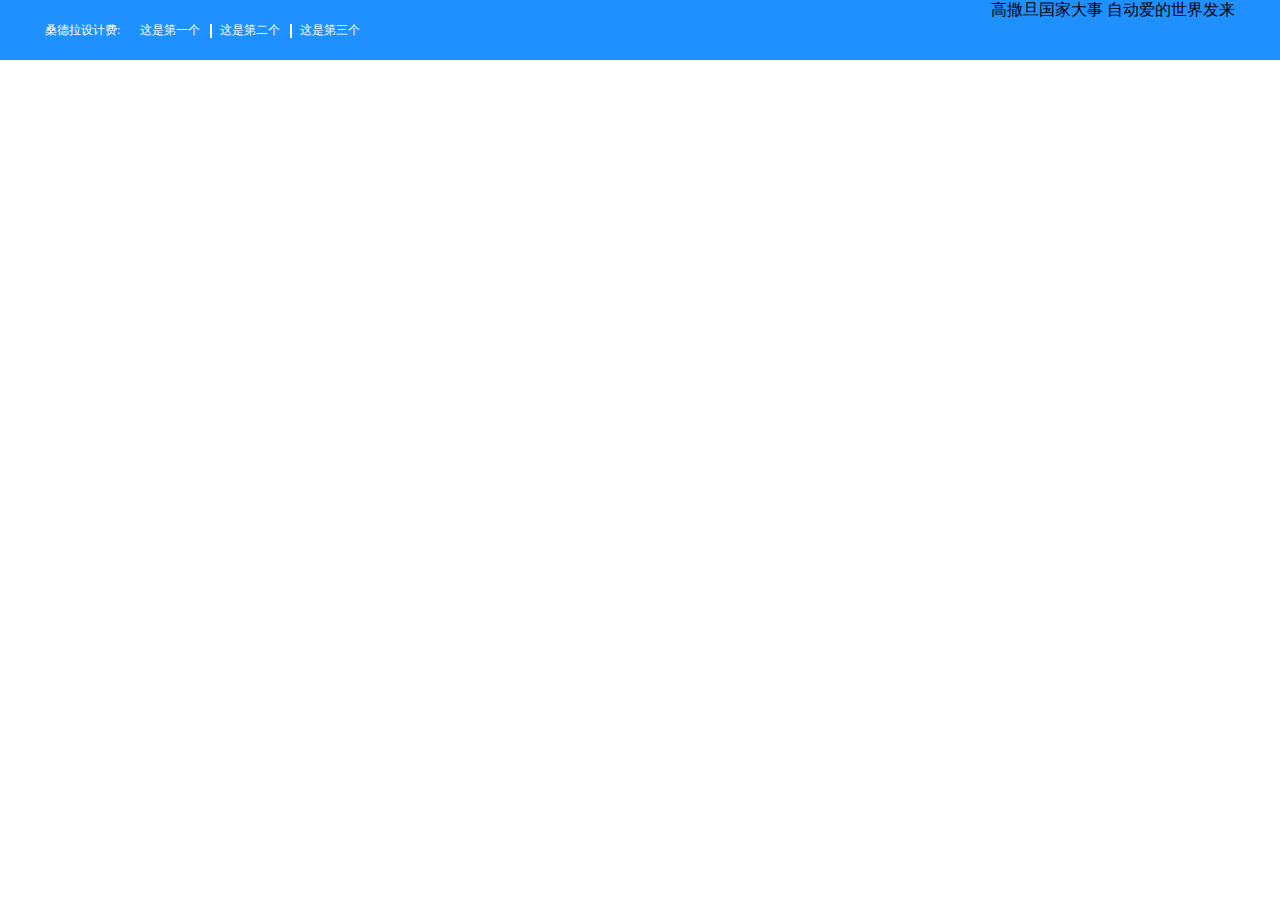
<file: CZ/index.html>
<!doctype html>
<html lang="en">
<head>
  <meta charset="UTF-8">
  <title>Document</title>
  <link rel="stylesheet" href="css/base.css">
  <link rel="stylesheet" href="css/index.css">
</head>
<body>
<!--nav部分开始-->
  <nav>
    <div class="w">
      <div class="fl left">
        <span>桑德拉设计费:</span>
        <a href="">这是第一个</a>
        <span class="space"></span>
        <a href="">这是第二个</a>
        <span class="space"></span>
        <a href="">这是第三个</a>
      </div>
      <div class="fr right">
        高撒旦国家大事  自动爱的世界发来
      </div>
    </div>
  </nav>
<!--nav部分结束-->
</body>
</html>
</file>
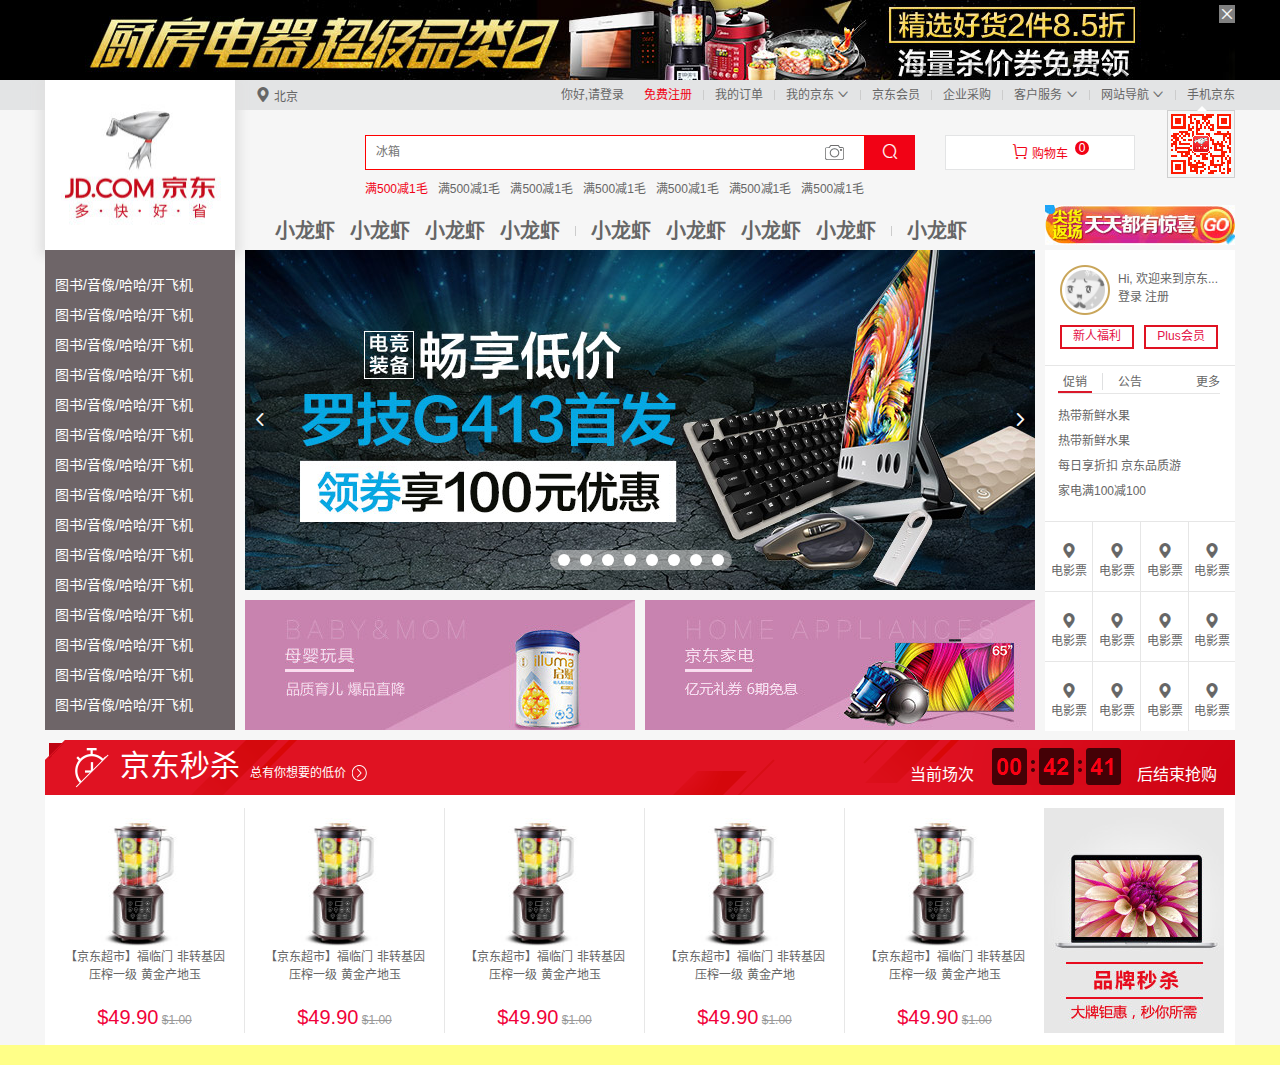
<file: JD/index.html>
<!DOCTYPE html>
<html lang="zh-CN">
<head>
  <meta charset="utf-8">
  <title>copyJD</title>
  <link rel="shortcut icon" href="favicon.ico">
  <link rel="stylesheet" href="css/base.css">
  <link rel="stylesheet" href="css/index.css">
</head>
<body>
  <!--top-banner开始-->
  <div class="top-banner">
    <div class="w">
      <a href="">
        <img src="imgs/top-banner.jpg" alt="">
      </a>
      <i class="iconfont">&#xe646;</i>
    </div>
  </div>
  <!--top-banner结束-->

  <!--shortcut部分开始-->
  <div class="shortcut">
    <div class="w clearfix">
      <div class="fl">
        <i class="iconfont">&#xe650;</i>
        <a href="">北京</a>
      </div>
      <div class="fr">
        <ul>
          <li><a href="">你好,请登录</a></li>
          <li class="zhuce"><a href="">免费注册</a></li>
          <li class="space"></li>
          <li><a href="">我的订单</a></li>
          <li class="space"></li>
          <li>
            <a href="">我的京东</a>
            <i class="iconfont">&#xe661;</i>
          </li>
          <li class="space"></li>
          <li><a href="">京东会员</a></li>
          <li class="space"></li>
          <li><a href="">企业采购</a></li>
          <li class="space"></li>
          <li>
            <a href="">客户服务</a>
            <i class="iconfont">&#xe661;</i>
          </li>
          <li class="space"></li>
          <li>
            <a href="">网站导航</a>
            <i class="iconfont">&#xe661;</i>
          </li>
          <li class="space"></li>
          <li class="clearfix">
            <a href="">手机京东</a>
            <div class="tri-angle"></div>
            <div class="qrcode"><img src="imgs/mobile_qrcode.jpg" alt=""></div>
          </li>
        </ul>
      </div>
    </div>
  </div>
  <!--shortcut部分结束-->

  <!--header部分开始-->
  <header class="w">
    <div class="logo clearfix"><a href=""></a></div>
    <div class="search clearfix">
      <input type="text" class="text" placeholder="冰箱">
      <input type="submit" class="submit iconfont" value="&#xe65c;">
      <div class="camera"><a href=""></a></div>
    </div>
    <div class="shopping">
      <i class="iconfont col-red">&#xe6af;</i>
      <a href="" class="col-red">购物车</a>
      <div>0</div>
    </div>
    <div class="hotword">
      <ul>
        <li><a href="" class="col-red">满500减1毛</a></li>
        <li><a href="">满500减1毛</a></li>
        <li><a href="">满500减1毛</a></li>
        <li><a href="">满500减1毛</a></li>
        <li><a href="">满500减1毛</a></li>
        <li><a href="">满500减1毛</a></li>
        <li><a href="">满500减1毛</a></li>
      </ul>
    </div>
    <nav>
      <ul>
        <li><a href="">小龙虾</a></li>
        <li><a href="">小龙虾</a></li>
        <li><a href="">小龙虾</a></li>
        <li><a href="">小龙虾</a></li>
        <li class="space"></li>
        <li><a href="">小龙虾</a></li>
        <li><a href="">小龙虾</a></li>
        <li><a href="">小龙虾</a></li>
        <li><a href="">小龙虾</a></li>
        <li class="space"></li>
        <li><a href="">小龙虾</a></li>
      </ul>
    </nav>
    <div class="surprise">
      <a href="">
        <img src="imgs/sprise.jpg" alt="">
      </a>
    </div>
  </header>
  <!--header部分结束-->
  
  <!--section部分开始-->
  <section class="w clearfix">
    <div class="fl left">
      <ul>
        <li><a href="">图书/音像/哈哈/开飞机</a></li>
        <li><a href="">图书/音像/哈哈/开飞机</a></li>
        <li><a href="">图书/音像/哈哈/开飞机</a></li>
        <li><a href="">图书/音像/哈哈/开飞机</a></li>
        <li><a href="">图书/音像/哈哈/开飞机</a></li>
        <li><a href="">图书/音像/哈哈/开飞机</a></li>
        <li><a href="">图书/音像/哈哈/开飞机</a></li>
        <li><a href="">图书/音像/哈哈/开飞机</a></li>
        <li><a href="">图书/音像/哈哈/开飞机</a></li>
        <li><a href="">图书/音像/哈哈/开飞机</a></li>
        <li><a href="">图书/音像/哈哈/开飞机</a></li>
        <li><a href="">图书/音像/哈哈/开飞机</a></li>
        <li><a href="">图书/音像/哈哈/开飞机</a></li>
        <li><a href="">图书/音像/哈哈/开飞机</a></li>
        <li><a href="">图书/音像/哈哈/开飞机</a></li>
      </ul>
    </div>
    <div class="middle">
      <div class="one">
        <a href=""><img src="imgs/figure.jpg" alt=""></a>
        <ul>
          <li><a href="" class="first"></a></li>
          <li><a href=""></a></li>
          <li><a href=""></a></li>
          <li><a href=""></a></li>
          <li><a href=""></a></li>
          <li><a href=""></a></li>
          <li><a href=""></a></li>
          <li><a href=""></a></li>
        </ul>
        <div class="change">
          <a href="" class="fl iconfont">&#xe679;</a>
          <a href="" class="fr iconfont">&#xe6a3;</a>
        </div>
      </div>
      <div class="two">
        <a href=""><img src="imgs/baby.jpg" alt=""></a>
      </div>
      <div class="three">
        <a href=""><img src="imgs/fitment.jpg" alt=""></a>
      </div>
    </div>
    <div class="fr right clearfix">
      <div class="one clearfix">
        <a href="">
          <img src="imgs/sprite_userinfo@1x.png" alt="">
          <img src="imgs/no_login.jpg" alt="" class="inner">
        </a>
        <div class="text">
          <p>Hi, 欢迎来到京东...</p>
          <a href="">登录</a>
          <a href="">注册</a>
        </div>
        <div class="vip">
          <a href="" class="new">新人福利</a>
          <a href="" class="plus">Plus会员</a>
        </div>
      </div>
      <div class="two">
        <ul class="less clearfix">
          <li class="fl"><a href="">促销</a></li>
          <li class="fl space"></li>
          <li class="fl"><a href="">公告</a></li>
          <li class="fr"><a href="">更多</a></li>
        </ul>
        <ul class="more">
          <li><a href="">热带新鲜水果</a></li>
          <li><a href="">热带新鲜水果</a></li>
          <li><a href="">每日享折扣 京东品质游</a></li>
          <li><a href="">家电满100减100</a></li>
        </ul>
      </div>
      <div class="three">
        <ul class="clearfix">
          <li class="down right">
            <a href="">
              <i class="iconfont">&#xe650;</i>
              <p>电影票</p>
            </a>
          </li>
          <li class="down right">
            <a href="">
              <i class="iconfont">&#xe650;</i>
              <p>电影票</p>
            </a>
          </li>
          <li class="down right">
            <a href="">
              <i class="iconfont">&#xe650;</i>
              <p>电影票</p>
            </a>
          </li>
          <li class="down sink">
            <a href="">
              <i class="iconfont">&#xe650;</i>
              <p>电影票</p>
            </a>
          </li>
          <li class="down right">
            <a href="">
              <i class="iconfont">&#xe650;</i>
              <p>电影票</p>
            </a>
          </li>
          <li class="down right">
            <a href="">
              <i class="iconfont">&#xe650;</i>
              <p>电影票</p>
            </a>
          </li>
          <li class="down right">
            <a href="">
              <i class="iconfont">&#xe650;</i>
              <p>电影票</p>
            </a>
          </li>
          <li class="down sink">
            <a href="">
              <i class="iconfont">&#xe650;</i>
              <p>电影票</p>
            </a>
          </li>
          <li class="right">
            <a href="">
              <i class="iconfont">&#xe650;</i>
              <p>电影票</p>
            </a>
          </li>
          <li class="right">
            <a href="">
              <i class="iconfont">&#xe650;</i>
              <p>电影票</p>
            </a>
          </li>
          <li class="right">
            <a href="">
              <i class="iconfont">&#xe650;</i>
              <p>电影票</p>
            </a>
          </li>
          <li class="sink">
            <a href="">
              <i class="iconfont">&#xe650;</i>
              <p>电影票</p>
            </a>
          </li>
          
        </ul>
      </div>
    </div>
  </section>
  <!--section部分结束-->
  
  <!--seckill部分开始-->
  <div class="seckill w clearfix">
    <div class="left clearfix">
      <div class="block .clearfix">
          <img src="imgs/seckill.png" alt="">
      </div>
      <span class="big fl">京东秒杀</span>
      <a href="" class="small fl">总有你想要的低价</a>
      <a href="" class="point">
        <img src="imgs/seckill.png" alt="">
      </a>
    </div>
    <div class="right fr">
      <span>当前场次</span>
      <img src="imgs/time.png" alt="">
      <span>后结束抢购</span>
    </div>
    <a href="" class="sanjiao">
      <img src="imgs/seckill.png" alt="">
    </a>
  </div>
  <!--seckill部分结束-->
  
  <!--famous部分开始-->
  <div class="famous w clearfix">
    <ul class="fl clearfix">
      <li class="big">
        <a href="">
          <img src="imgs/zzj.jpg" alt="">
          <p>【京东超市】福临门 非转基因 压榨一级 黄金产地玉</p>
        </a>
        <p>
          <span class="one">$49.90</span>
          <span class="two">$1.00</span>
        </p>
      </li>
      <li class="space"></li>
      <li class="big">
        <a href="">
          <img src="imgs/zzj.jpg" alt="">
          <p>【京东超市】福临门 非转基因 压榨一级 黄金产地玉</p>
        </a>
        <p>
          <span class="one">$49.90</span>
          <span class="two">$1.00</span>
        </p>
      </li>
      <li class="space"></li>
      <li class="big">
        <a href="">
          <img src="imgs/zzj.jpg" alt="">
          <p>【京东超市】福临门 非转基因 压榨一级 黄金产地玉</p>
        </a>
        <p>
          <span class="one">$49.90</span>
          <span class="two">$1.00</span>
        </p>
      </li>
      <li class="space"></li>
      <li class="big">
        <a href="">
          <img src="imgs/zzj.jpg" alt="">
          <p>【京东超市】福临门 非转基因 压榨一级 黄金产地</p>
        </a>
        <p>
          <span class="one">$49.90</span>
          <span class="two">$1.00</span>
        </p>
      </li>
      <li class="space"></li>
      <li class="big">
        <a href="">
          <img src="imgs/zzj.jpg" alt="">
          <p>【京东超市】福临门 非转基因 压榨一级 黄金产地玉</p>
        </a>
        <p>
          <span class="one">$49.90</span>
          <span class="two">$1.00</span>
        </p>
      </li>
      <li class="last">
        <a href=""><img src="imgs/dapai.jpg" alt=""></a>
      </li>
    </ul>
    <div class=></div>
  </div>
  <!--famous部分结束-->
  
  
  <!--end 参考线-->
  <div class="end"></div>
</body>
</html>
</file>
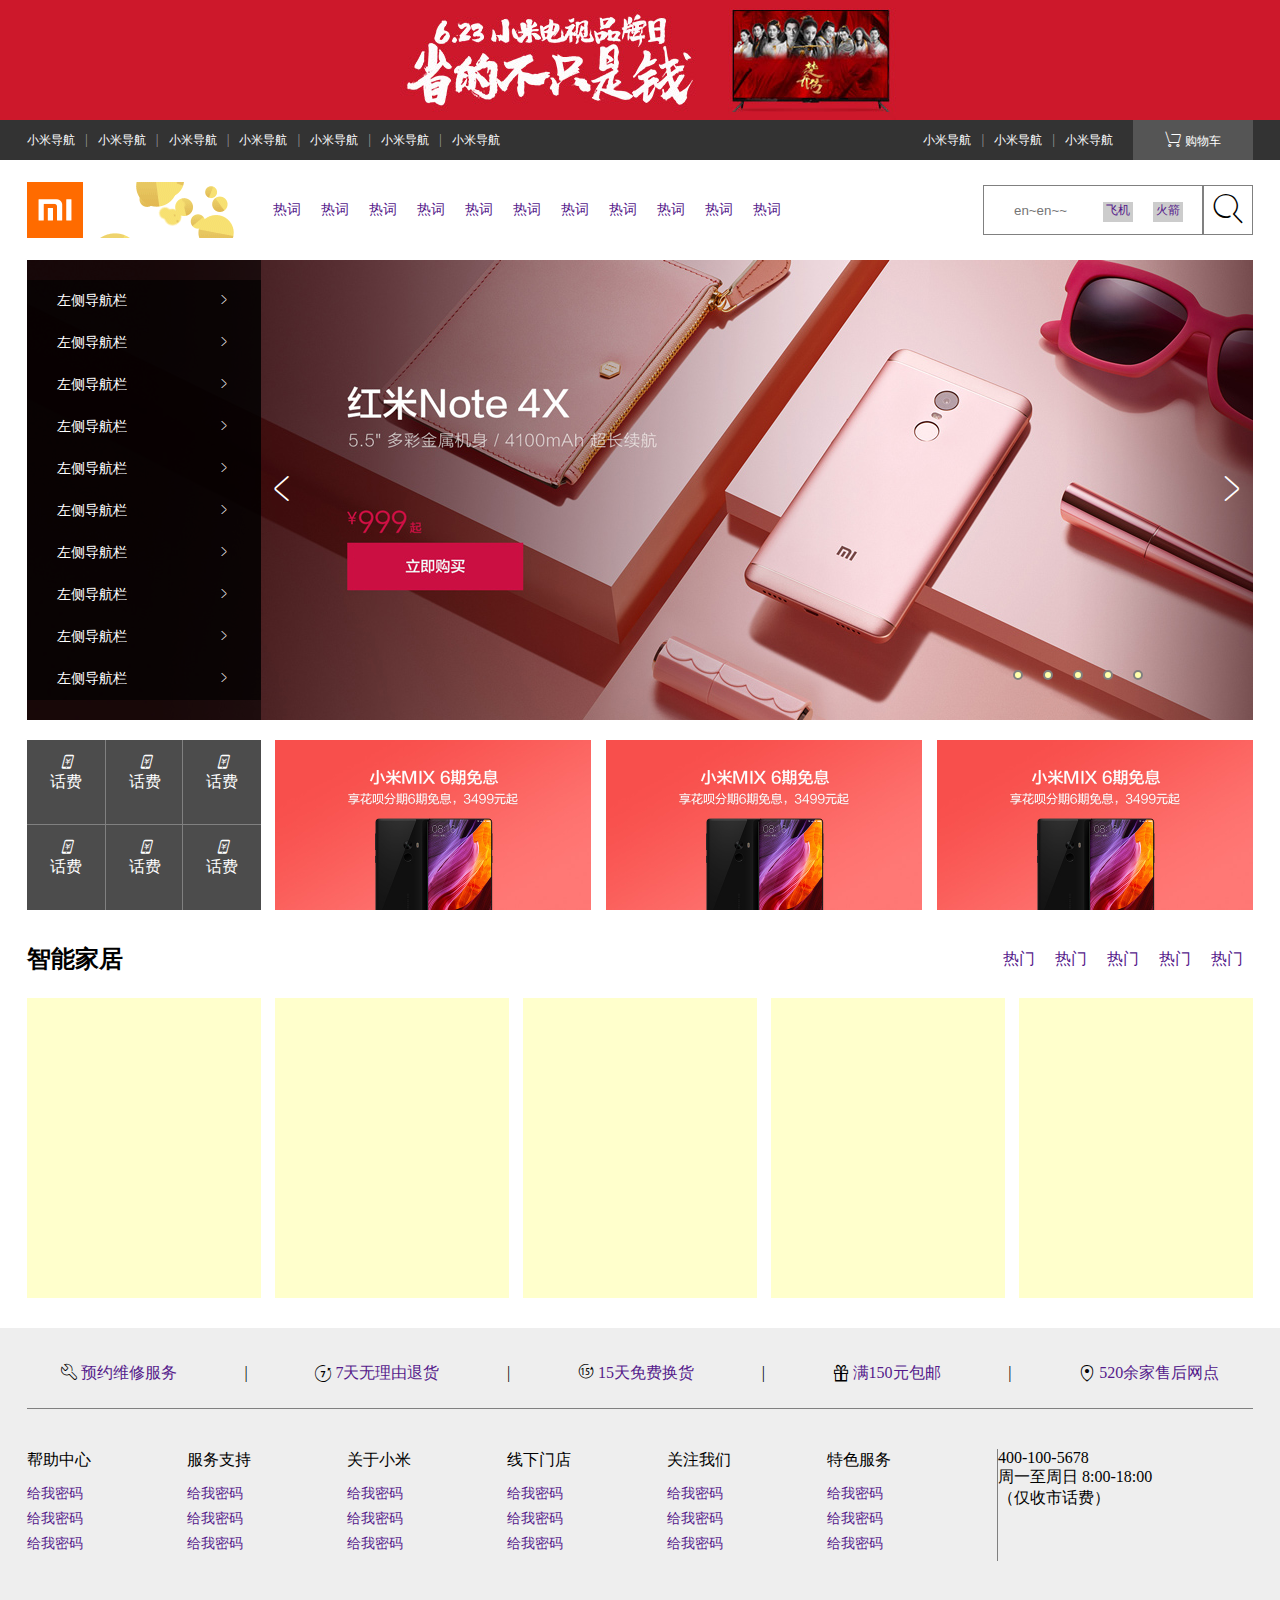
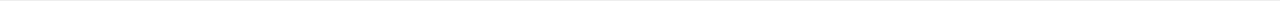
<file: 小米商城练习/index.html>
<!DOCTYPE html>
<html lang="en">
    <head>
        <meta charset="utf-8">
        <link rel="stylesheet" href="css/base.css">
        <link rel="stylesheet" href="css/index.css">
    </head>
    <body>
<!-- top-banner开始 -->
      <div class="top-banner">
          <a href=""></a>
      </div>
<!-- top-banner结束 -->

<!-- nav导航栏区开始 -->
      <nav>
        <div class="w clearfix">
          <div class="fl">
            <ul class="clearfix">
              <li><a href="">小米导航</a></li>
              <li class="space">|</li>
              <li><a href="">小米导航</a></li>
              <li class="space">|</li>
              <li><a href="">小米导航</a></li>
              <li class="space">|</li>
              <li><a href="">小米导航</a></li>
              <li class="space">|</li>
              <li><a href="">小米导航</a></li>
              <li class="space">|</li>
              <li><a href="">小米导航</a></li>
              <li class="space">|</li>
              <li><a href="">小米导航</a></li>
            </ul>
          </div>
        
          <div class="fr">
            <ul class="clearfix">
              <li><a href="">小米导航</a></li>
              <li class="space">|</li>
              <li><a href="">小米导航</a></li>
              <li class="space">|</li>
              <li><a href="">小米导航</a></li>
              <li class="last">
                <a href="" class="iconfont">&#xe698;</a>
                <a href="">购物车</a>
                <div></div>
              </li>
            </ul>
          </div>
        </div>
      </nav>
<!-- nav导航栏区结束 -->

<!-- header部分开始 -->
      <header>
        <div class="w clearfix">
          <div class="logo clearfix fl">
            <a href=""></a>
          </div>
          <div class="show clearfix fl">
            <a href=""></a>
          </div>
          <div class="hotword clearfix fl">
            <ul>
              <li><a href="">热词</a></li>
              <li><a href="">热词</a></li>
              <li><a href="">热词</a></li>
              <li><a href="">热词</a></li>
              <li><a href="">热词</a></li>
              <li><a href="">热词</a></li>
              <li><a href="">热词</a></li>
              <li><a href="">热词</a></li>
              <li><a href="">热词</a></li>
              <li><a href="">热词</a></li>
              <li><a href="">热词</a></li>
            </ul>
          </div>
          <div class="search fr">
            <form action="">
              <input type="text" class="text" placeholder="en~en~~">
              <input type="submit" class="submit" value="&#xe6ac;">
              <div class="tips">
                <a href="">飞机</a>
                <a href="">火箭</a>
              </div>
            </form>         
          </div>
        </div>
      </header>
<!-- header部分结束 -->

<!-- section部分开始 -->
      <section>
        <div class="w">
          <aside>
            <ul class="clearfix">
              <li>
                <a href="">左侧导航栏</a>
                <span>&#xe6a7;</span>
                <div>1</div>
              </li>
              <li>
                <a href="">左侧导航栏</a>
                <span>&#xe6a7;</span>
                <div>2</div>
              </li>
              <li>
                <a href="">左侧导航栏</a>
                <span>&#xe6a7;</span>
                <div>3</div>
              </li>
              <li>
                <a href="">左侧导航栏</a>
                <span>&#xe6a7;</span>
                <div>4</div>
              </li>
              <li>
                <a href="">左侧导航栏</a>
                <span>&#xe6a7;</span>
              </li>
              <li>
                <a href="">左侧导航栏</a>
                <span>&#xe6a7;</span>
              </li>
              <li>
                <a href="">左侧导航栏</a>
                <span>&#xe6a7;</span>
              </li>
              <li>
                <a href="">左侧导航栏</a>
                <span>&#xe6a7;</span>
              </li>
              <li>
                <a href="">左侧导航栏</a>
                <span>&#xe6a7;</span>
              </li>
              <li>
                <a href="">左侧导航栏</a>
                <span>&#xe6a7;</span>
              </li>          
            </ul>
          </aside>

          <div class="dot">
            <ul>
              <li><a href=""></a></li>
              <li><a href=""></a></li>
              <li><a href=""></a></li>
              <li><a href=""></a></li>
              <li><a href=""></a></li>
            </ul>
          </div>

          <div class="change clearfix">
            <a href="" class="fl">&#xe697;</a>
            <a href="" class="fr">&#xe6a7;</a>
          </div>
        </div>
      </section>
<!-- section部分结束 -->

<!-- 服务区开始 -->
      <div class="wrap w clearfix">
        <div class="server fl">
          <ul>
            <li class="up">
              <a href="">
                <i>&#xe60f;</i>
                <p>话费</p>
              </a>
            </li>
            <li class="up middle">
              <a href="">
                <i>&#xe60f;</i>
                <p>话费</p>
              </a>
            </li>
            <li class="up">
              <a href="">
                <i>&#xe60f;</i>
                <p>话费</p>
              </a>
            </li>
            <li class="">
              <a href="">
                <i>&#xe60f;</i>
                <p>话费</p>
              </a>
            </li>
            <li class="middle">
              <a href="">
                <i>&#xe60f;</i>
                <p>话费</p>
              </a>
            </li>
            <li class="">
              <a href="">
                <i>&#xe60f;</i>
                <p>话费</p>
              </a>
            </li>             
          </ul>
        </div>

        <div class="gg one fl">
          <a href=""></a>
        </div>
        <div class="gg two fl">
          <a href=""></a>
        </div>
        <div class="gg three fl">
          <a href=""></a>
        </div>
      </div>
<!-- 服务区结束 -->

<!-- 购买区开始 -->
      <div class="buy w">
        <div class="buy-hd clearfix">
          <h2 class="fl">智能家居</h2>
          <ul class="fr clearfix">
            <li><a href="">热门</a></li>
            <li><a href="">热门</a></li>
            <li><a href="">热门</a></li>
            <li><a href="">热门</a></li>
            <li><a href="">热门</a></li>
          </ul>
        </div>

        <div class="buy-bd clearfix">
          <div class="bd one">
              <a href=""><div>郭德纲那个贷款</div></a>
          </div>

          <div class="bd two">
              <a href=""><div>郭德纲那个贷款</div></a>
          </div>

          <div class="bd three">
              <a href=""><div>郭德纲那个贷款</div></a>
          </div>

          <div class="bd four">
              <a href=""><div>郭德纲那个贷款</div></a>
          </div>

          <div class="bd five">
              <a href=""><div>郭德纲那个贷款</div></a>
          </div>

        </div>

      </div>
<!-- 购买区结束 -->

<!-- footer区开始 -->
      <footer>  
        <div class="repair w">
          <ul>
            <li><span>&#xe629;&nbsp</span><a href="">预约维修服务</a></li>
            <li>|</li>
            <li><span>&#xe64c;&nbsp</span><a href="">7天无理由退货</a></li>
            <li>|</li>
            <li><span>&#xe639;&nbsp</span><a href="">15天免费换货</a></li>
            <li>|</li>
            <li><span>&#xe64d;&nbsp</span><a href="">满150元包邮</a></li>
            <li>|</li>
            <li><span>&#xe61f;&nbsp</span><a href="">520余家售后网点</a></li>
          </ul>
        </div>

        <div class="links w">
          <div class="left clearfix">
            <dl>
              <dt>帮助中心</dt>
              <dd><a href="">给我密码</a></dd>
              <dd><a href="">给我密码</a></dd>
              <dd><a href="">给我密码</a></dd>
            </dl>
            <dl>
              <dt>服务支持</dt>
              <dd><a href="">给我密码</a></dd>
              <dd><a href="">给我密码</a></dd>
              <dd><a href="">给我密码</a></dd>
            </dl>
            <dl>
              <dt>关于小米</dt>
              <dd><a href="">给我密码</a></dd>
              <dd><a href="">给我密码</a></dd>
              <dd><a href="">给我密码</a></dd>
            </dl>
            <dl>
              <dt>线下门店</dt>
              <dd><a href="">给我密码</a></dd>
              <dd><a href="">给我密码</a></dd>
              <dd><a href="">给我密码</a></dd>
            </dl>
            <dl>
              <dt>关注我们</dt>
              <dd><a href="">给我密码</a></dd>
              <dd><a href="">给我密码</a></dd>
              <dd><a href="">给我密码</a></dd>
            </dl>
            <dl>
              <dt>特色服务</dt>
              <dd><a href="">给我密码</a></dd>
              <dd><a href="">给我密码</a></dd>
              <dd><a href="">给我密码</a></dd>
            </dl>
          </div>

          <div class="right">
            <div class="content">
              <p>400-100-5678</p>
              <p>周一至周日 8:00-18:00 </p>
              <p>（仅收市话费）</p>
              <a href=""></a>
            </div>  
          </div>
        </div>

        <div class="info w">
          
        </div>
      </footer>
<!-- footer区结束 -->
    </body>
</html>
</file>
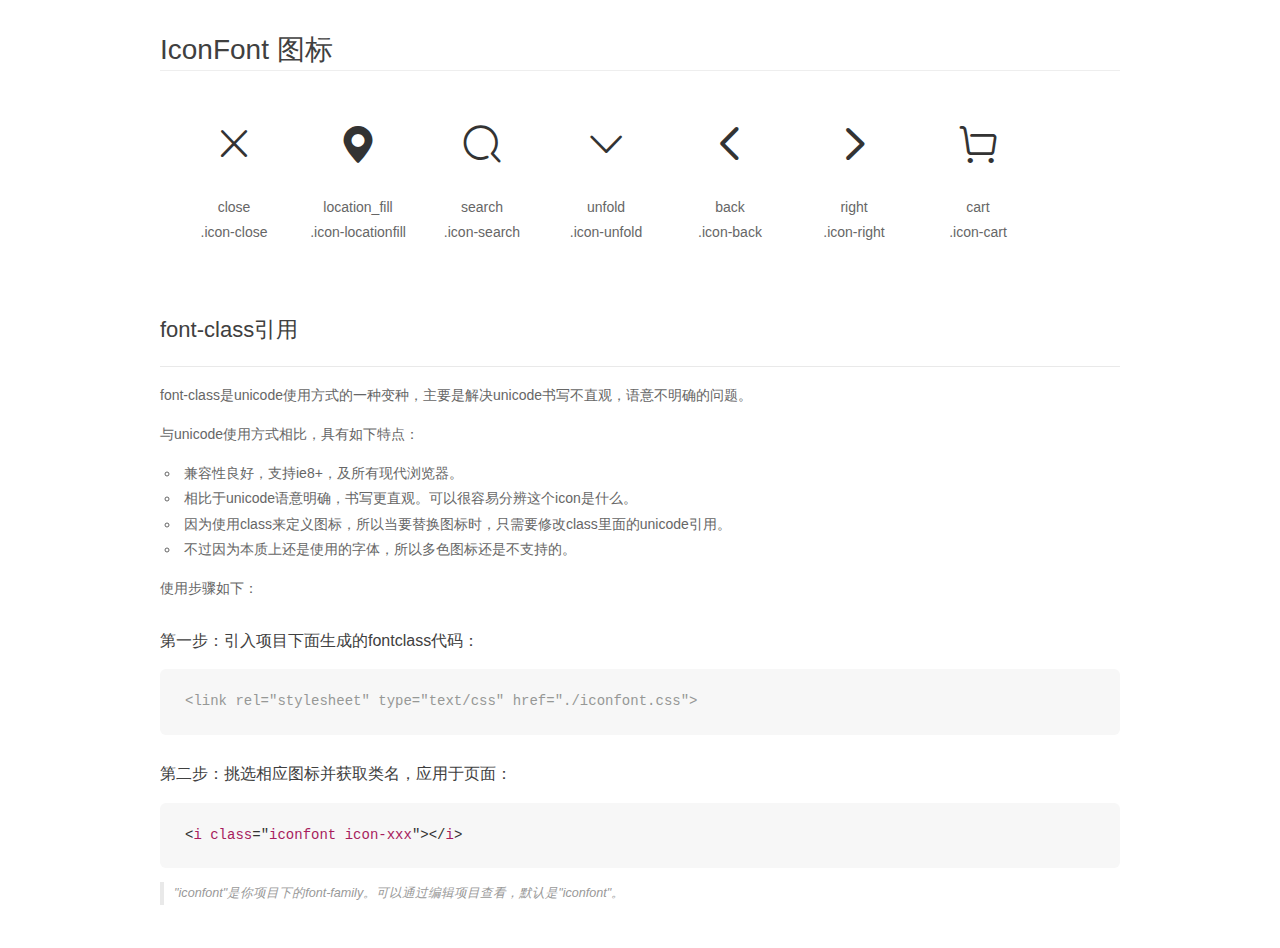
<file: JD/font/demo_fontclass.html>
<!DOCTYPE html>
<html>
<head>
    <meta charset="utf-8"/>
    <title>IconFont</title>
    <link rel="stylesheet" href="demo.css">
    <link rel="stylesheet" href="iconfont.css">
</head>
<body>
    <div class="main markdown">
        <h1>IconFont 图标</h1>
        <ul class="icon_lists clear">
            
                <li>
                <i class="icon iconfont icon-close"></i>
                    <div class="name">close</div>
                    <div class="fontclass">.icon-close</div>
                </li>
            
                <li>
                <i class="icon iconfont icon-locationfill"></i>
                    <div class="name">location_fill</div>
                    <div class="fontclass">.icon-locationfill</div>
                </li>
            
                <li>
                <i class="icon iconfont icon-search"></i>
                    <div class="name">search</div>
                    <div class="fontclass">.icon-search</div>
                </li>
            
                <li>
                <i class="icon iconfont icon-unfold"></i>
                    <div class="name">unfold</div>
                    <div class="fontclass">.icon-unfold</div>
                </li>
            
                <li>
                <i class="icon iconfont icon-back"></i>
                    <div class="name">back</div>
                    <div class="fontclass">.icon-back</div>
                </li>
            
                <li>
                <i class="icon iconfont icon-right"></i>
                    <div class="name">right</div>
                    <div class="fontclass">.icon-right</div>
                </li>
            
                <li>
                <i class="icon iconfont icon-cart"></i>
                    <div class="name">cart</div>
                    <div class="fontclass">.icon-cart</div>
                </li>
            
        </ul>

        <h2 id="font-class-">font-class引用</h2>
        <hr>

        <p>font-class是unicode使用方式的一种变种，主要是解决unicode书写不直观，语意不明确的问题。</p>
        <p>与unicode使用方式相比，具有如下特点：</p>
        <ul>
        <li>兼容性良好，支持ie8+，及所有现代浏览器。</li>
        <li>相比于unicode语意明确，书写更直观。可以很容易分辨这个icon是什么。</li>
        <li>因为使用class来定义图标，所以当要替换图标时，只需要修改class里面的unicode引用。</li>
        <li>不过因为本质上还是使用的字体，所以多色图标还是不支持的。</li>
        </ul>
        <p>使用步骤如下：</p>
        <h3 id="-fontclass-">第一步：引入项目下面生成的fontclass代码：</h3>


        <pre><code class="lang-js hljs javascript"><span class="hljs-comment">&lt;link rel="stylesheet" type="text/css" href="./iconfont.css"&gt;</span></code></pre>
        <h3 id="-">第二步：挑选相应图标并获取类名，应用于页面：</h3>
        <pre><code class="lang-css hljs">&lt;<span class="hljs-selector-tag">i</span> <span class="hljs-selector-tag">class</span>="<span class="hljs-selector-tag">iconfont</span> <span class="hljs-selector-tag">icon-xxx</span>"&gt;&lt;/<span class="hljs-selector-tag">i</span>&gt;</code></pre>
        <blockquote>
        <p>"iconfont"是你项目下的font-family。可以通过编辑项目查看，默认是"iconfont"。</p>
        </blockquote>
    </div>
</body>
</html>
</file>
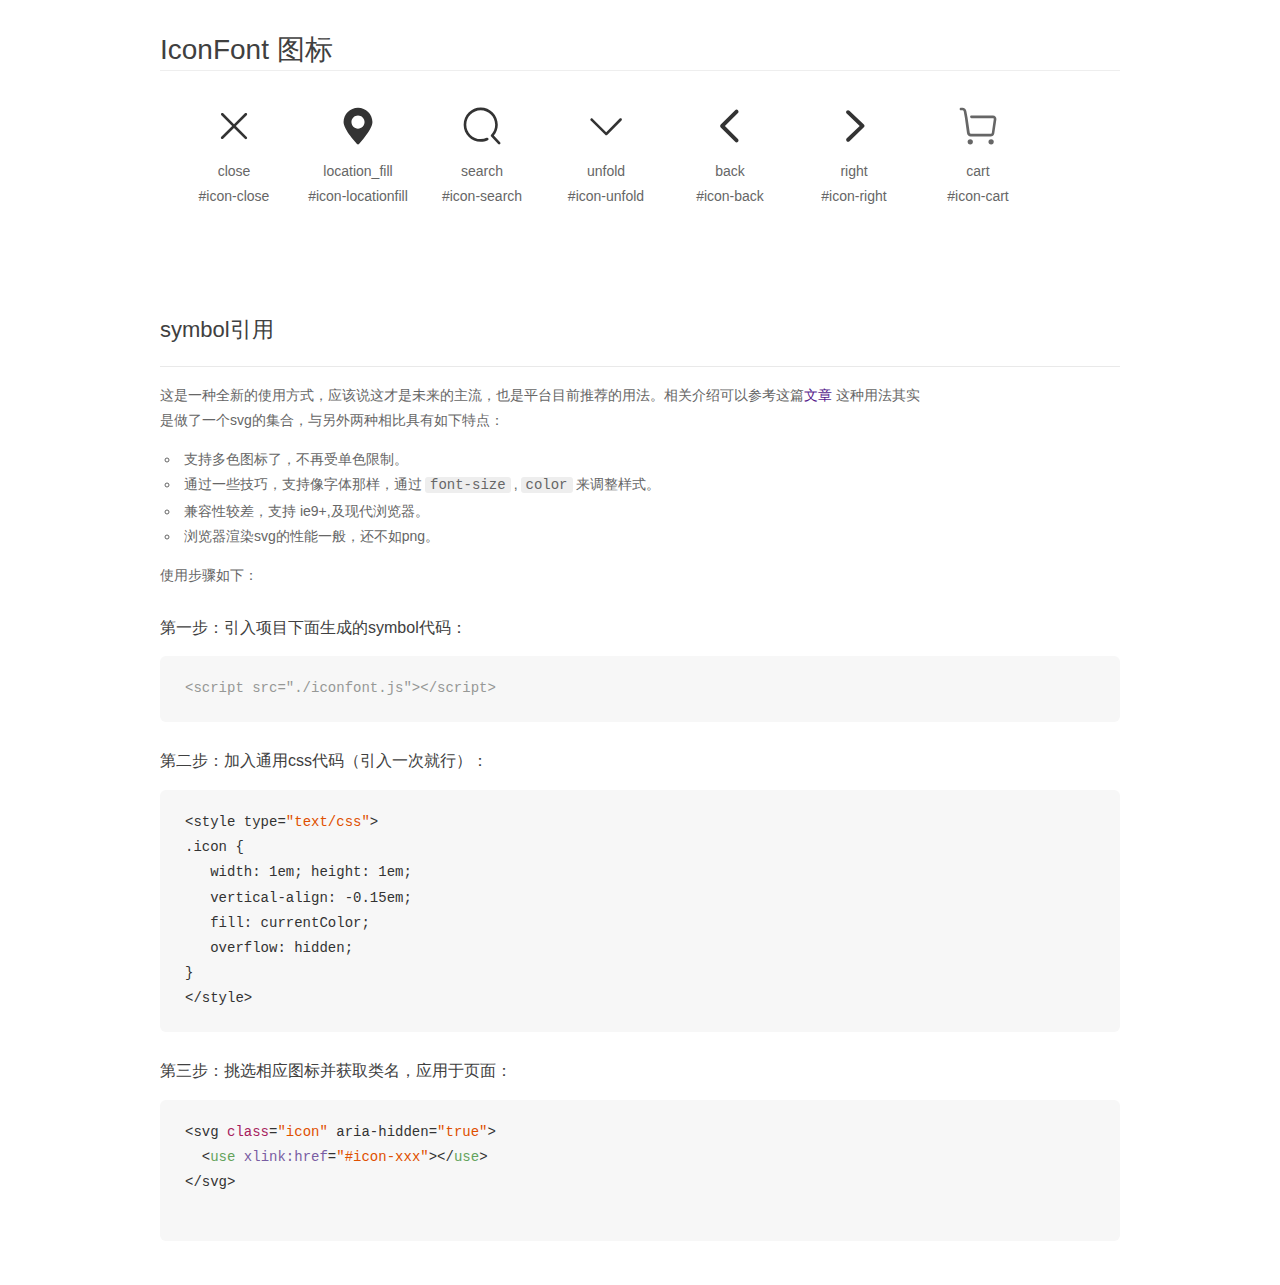
<file: JD/font/demo_symbol.html>
<!DOCTYPE html>
<html>
<head>
    <meta charset="utf-8"/>
    <title>IconFont</title>
    <link rel="stylesheet" href="demo.css">
    <script src="iconfont.js"></script>

    <style type="text/css">
        .icon {
          /* 通过设置 font-size 来改变图标大小 */
          width: 1em; height: 1em;
          /* 图标和文字相邻时，垂直对齐 */
          vertical-align: -0.15em;
          /* 通过设置 color 来改变 SVG 的颜色/fill */
          fill: currentColor;
          /* path 和 stroke 溢出 viewBox 部分在 IE 下会显示
             normalize.css 中也包含这行 */
          overflow: hidden;
        }

    </style>
</head>
<body>
    <div class="main markdown">
        <h1>IconFont 图标</h1>
        <ul class="icon_lists clear">
            
                <li>
                    <svg class="icon" aria-hidden="true">
                        <use xlink:href="#icon-close"></use>
                    </svg>
                    <div class="name">close</div>
                    <div class="fontclass">#icon-close</div>
                </li>
            
                <li>
                    <svg class="icon" aria-hidden="true">
                        <use xlink:href="#icon-locationfill"></use>
                    </svg>
                    <div class="name">location_fill</div>
                    <div class="fontclass">#icon-locationfill</div>
                </li>
            
                <li>
                    <svg class="icon" aria-hidden="true">
                        <use xlink:href="#icon-search"></use>
                    </svg>
                    <div class="name">search</div>
                    <div class="fontclass">#icon-search</div>
                </li>
            
                <li>
                    <svg class="icon" aria-hidden="true">
                        <use xlink:href="#icon-unfold"></use>
                    </svg>
                    <div class="name">unfold</div>
                    <div class="fontclass">#icon-unfold</div>
                </li>
            
                <li>
                    <svg class="icon" aria-hidden="true">
                        <use xlink:href="#icon-back"></use>
                    </svg>
                    <div class="name">back</div>
                    <div class="fontclass">#icon-back</div>
                </li>
            
                <li>
                    <svg class="icon" aria-hidden="true">
                        <use xlink:href="#icon-right"></use>
                    </svg>
                    <div class="name">right</div>
                    <div class="fontclass">#icon-right</div>
                </li>
            
                <li>
                    <svg class="icon" aria-hidden="true">
                        <use xlink:href="#icon-cart"></use>
                    </svg>
                    <div class="name">cart</div>
                    <div class="fontclass">#icon-cart</div>
                </li>
            
        </ul>


        <h2 id="symbol-">symbol引用</h2>
        <hr>

        <p>这是一种全新的使用方式，应该说这才是未来的主流，也是平台目前推荐的用法。相关介绍可以参考这篇<a href="">文章</a>
        这种用法其实是做了一个svg的集合，与另外两种相比具有如下特点：</p>
        <ul>
          <li>支持多色图标了，不再受单色限制。</li>
          <li>通过一些技巧，支持像字体那样，通过<code>font-size</code>,<code>color</code>来调整样式。</li>
          <li>兼容性较差，支持 ie9+,及现代浏览器。</li>
          <li>浏览器渲染svg的性能一般，还不如png。</li>
        </ul>
        <p>使用步骤如下：</p>
        <h3 id="-symbol-">第一步：引入项目下面生成的symbol代码：</h3>
        <pre><code class="lang-js hljs javascript"><span class="hljs-comment">&lt;script src="./iconfont.js"&gt;&lt;/script&gt;</span></code></pre>
        <h3 id="-css-">第二步：加入通用css代码（引入一次就行）：</h3>
        <pre><code class="lang-js hljs javascript">&lt;style type=<span class="hljs-string">"text/css"</span>&gt;
.icon {
   width: <span class="hljs-number">1</span>em; height: <span class="hljs-number">1</span>em;
   vertical-align: <span class="hljs-number">-0.15</span>em;
   fill: currentColor;
   overflow: hidden;
}
&lt;<span class="hljs-regexp">/style&gt;</span></code></pre>
        <h3 id="-">第三步：挑选相应图标并获取类名，应用于页面：</h3>
        <pre><code class="lang-js hljs javascript">&lt;svg <span class="hljs-class"><span class="hljs-keyword">class</span></span>=<span class="hljs-string">"icon"</span> aria-hidden=<span class="hljs-string">"true"</span>&gt;<span class="xml"><span class="hljs-tag">
  &lt;<span class="hljs-name">use</span> <span class="hljs-attr">xlink:href</span>=<span class="hljs-string">"#icon-xxx"</span>&gt;</span><span class="hljs-tag">&lt;/<span class="hljs-name">use</span>&gt;</span>
</span>&lt;<span class="hljs-regexp">/svg&gt;
        </span></code></pre>
    </div>
</body>
</html>
</file>
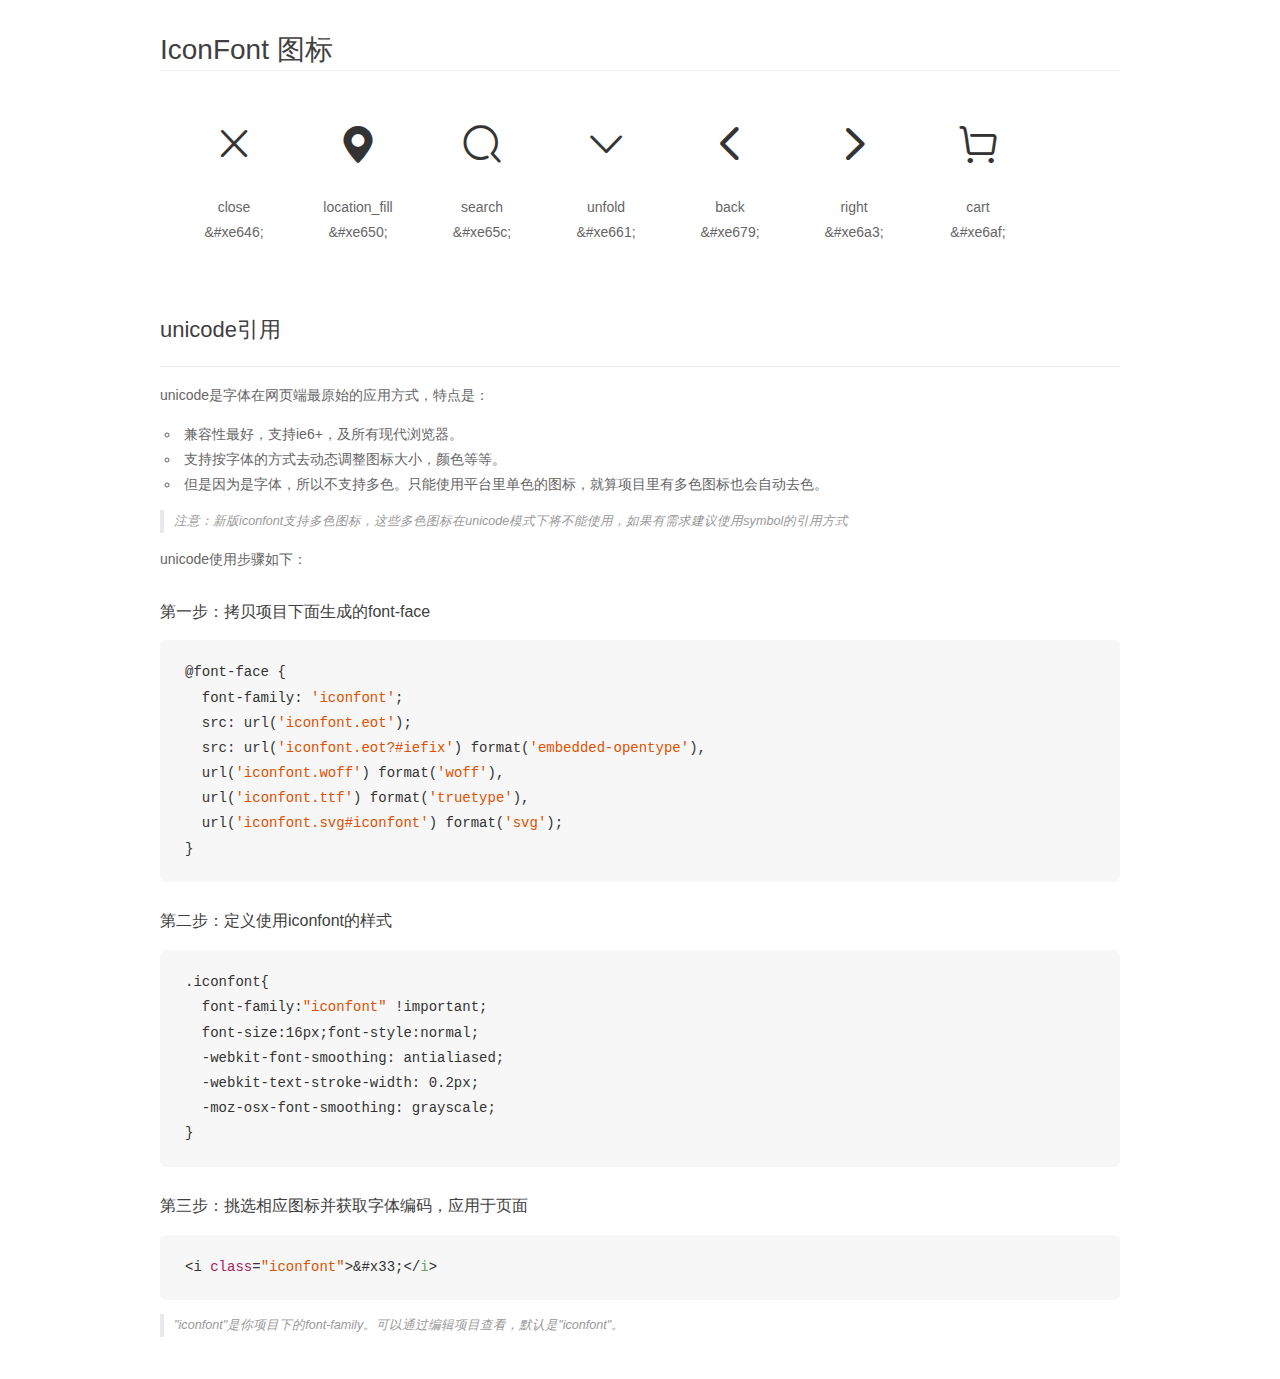
<file: JD/font/demo_unicode.html>
<!DOCTYPE html>
<html>
<head>
    <meta charset="utf-8"/>
    <title>IconFont</title>
    <link rel="stylesheet" href="demo.css">

    <style type="text/css">

        @font-face {font-family: "iconfont";
          src: url('iconfont.eot'); /* IE9*/
          src: url('iconfont.eot#iefix') format('embedded-opentype'), /* IE6-IE8 */
          url('iconfont.woff') format('woff'), /* chrome, firefox */
          url('iconfont.ttf') format('truetype'), /* chrome, firefox, opera, Safari, Android, iOS 4.2+*/
          url('iconfont.svg#iconfont') format('svg'); /* iOS 4.1- */
        }

        .iconfont {
          font-family:"iconfont" !important;
          font-size:16px;
          font-style:normal;
          -webkit-font-smoothing: antialiased;
          -webkit-text-stroke-width: 0.2px;
          -moz-osx-font-smoothing: grayscale;
        }

    </style>
</head>
<body>
    <div class="main markdown">
        <h1>IconFont 图标</h1>
        <ul class="icon_lists clear">
            
                <li>
                <i class="icon iconfont">&#xe646;</i>
                    <div class="name">close</div>
                    <div class="code">&amp;#xe646;</div>
                </li>
            
                <li>
                <i class="icon iconfont">&#xe650;</i>
                    <div class="name">location_fill</div>
                    <div class="code">&amp;#xe650;</div>
                </li>
            
                <li>
                <i class="icon iconfont">&#xe65c;</i>
                    <div class="name">search</div>
                    <div class="code">&amp;#xe65c;</div>
                </li>
            
                <li>
                <i class="icon iconfont">&#xe661;</i>
                    <div class="name">unfold</div>
                    <div class="code">&amp;#xe661;</div>
                </li>
            
                <li>
                <i class="icon iconfont">&#xe679;</i>
                    <div class="name">back</div>
                    <div class="code">&amp;#xe679;</div>
                </li>
            
                <li>
                <i class="icon iconfont">&#xe6a3;</i>
                    <div class="name">right</div>
                    <div class="code">&amp;#xe6a3;</div>
                </li>
            
                <li>
                <i class="icon iconfont">&#xe6af;</i>
                    <div class="name">cart</div>
                    <div class="code">&amp;#xe6af;</div>
                </li>
            
        </ul>
        <h2 id="unicode-">unicode引用</h2>
        <hr>

        <p>unicode是字体在网页端最原始的应用方式，特点是：</p>
        <ul>
        <li>兼容性最好，支持ie6+，及所有现代浏览器。</li>
        <li>支持按字体的方式去动态调整图标大小，颜色等等。</li>
        <li>但是因为是字体，所以不支持多色。只能使用平台里单色的图标，就算项目里有多色图标也会自动去色。</li>
        </ul>
        <blockquote>
        <p>注意：新版iconfont支持多色图标，这些多色图标在unicode模式下将不能使用，如果有需求建议使用symbol的引用方式</p>
        </blockquote>
        <p>unicode使用步骤如下：</p>
        <h3 id="-font-face">第一步：拷贝项目下面生成的font-face</h3>
        <pre><code class="lang-js hljs javascript">@font-face {
  font-family: <span class="hljs-string">'iconfont'</span>;
  src: url(<span class="hljs-string">'iconfont.eot'</span>);
  src: url(<span class="hljs-string">'iconfont.eot?#iefix'</span>) format(<span class="hljs-string">'embedded-opentype'</span>),
  url(<span class="hljs-string">'iconfont.woff'</span>) format(<span class="hljs-string">'woff'</span>),
  url(<span class="hljs-string">'iconfont.ttf'</span>) format(<span class="hljs-string">'truetype'</span>),
  url(<span class="hljs-string">'iconfont.svg#iconfont'</span>) format(<span class="hljs-string">'svg'</span>);
}
</code></pre>
        <h3 id="-iconfont-">第二步：定义使用iconfont的样式</h3>
        <pre><code class="lang-js hljs javascript">.iconfont{
  font-family:<span class="hljs-string">"iconfont"</span> !important;
  font-size:<span class="hljs-number">16</span>px;font-style:normal;
  -webkit-font-smoothing: antialiased;
  -webkit-text-stroke-width: <span class="hljs-number">0.2</span>px;
  -moz-osx-font-smoothing: grayscale;
}
</code></pre>
        <h3 id="-">第三步：挑选相应图标并获取字体编码，应用于页面</h3>
        <pre><code class="lang-js hljs javascript">&lt;i <span class="hljs-class"><span class="hljs-keyword">class</span></span>=<span class="hljs-string">"iconfont"</span>&gt;&amp;#x33;<span class="xml"><span class="hljs-tag">&lt;/<span class="hljs-name">i</span>&gt;</span></span></code></pre>

        <blockquote>
        <p>"iconfont"是你项目下的font-family。可以通过编辑项目查看，默认是"iconfont"。</p>
        </blockquote>
    </div>


</body>
</html>
</file>
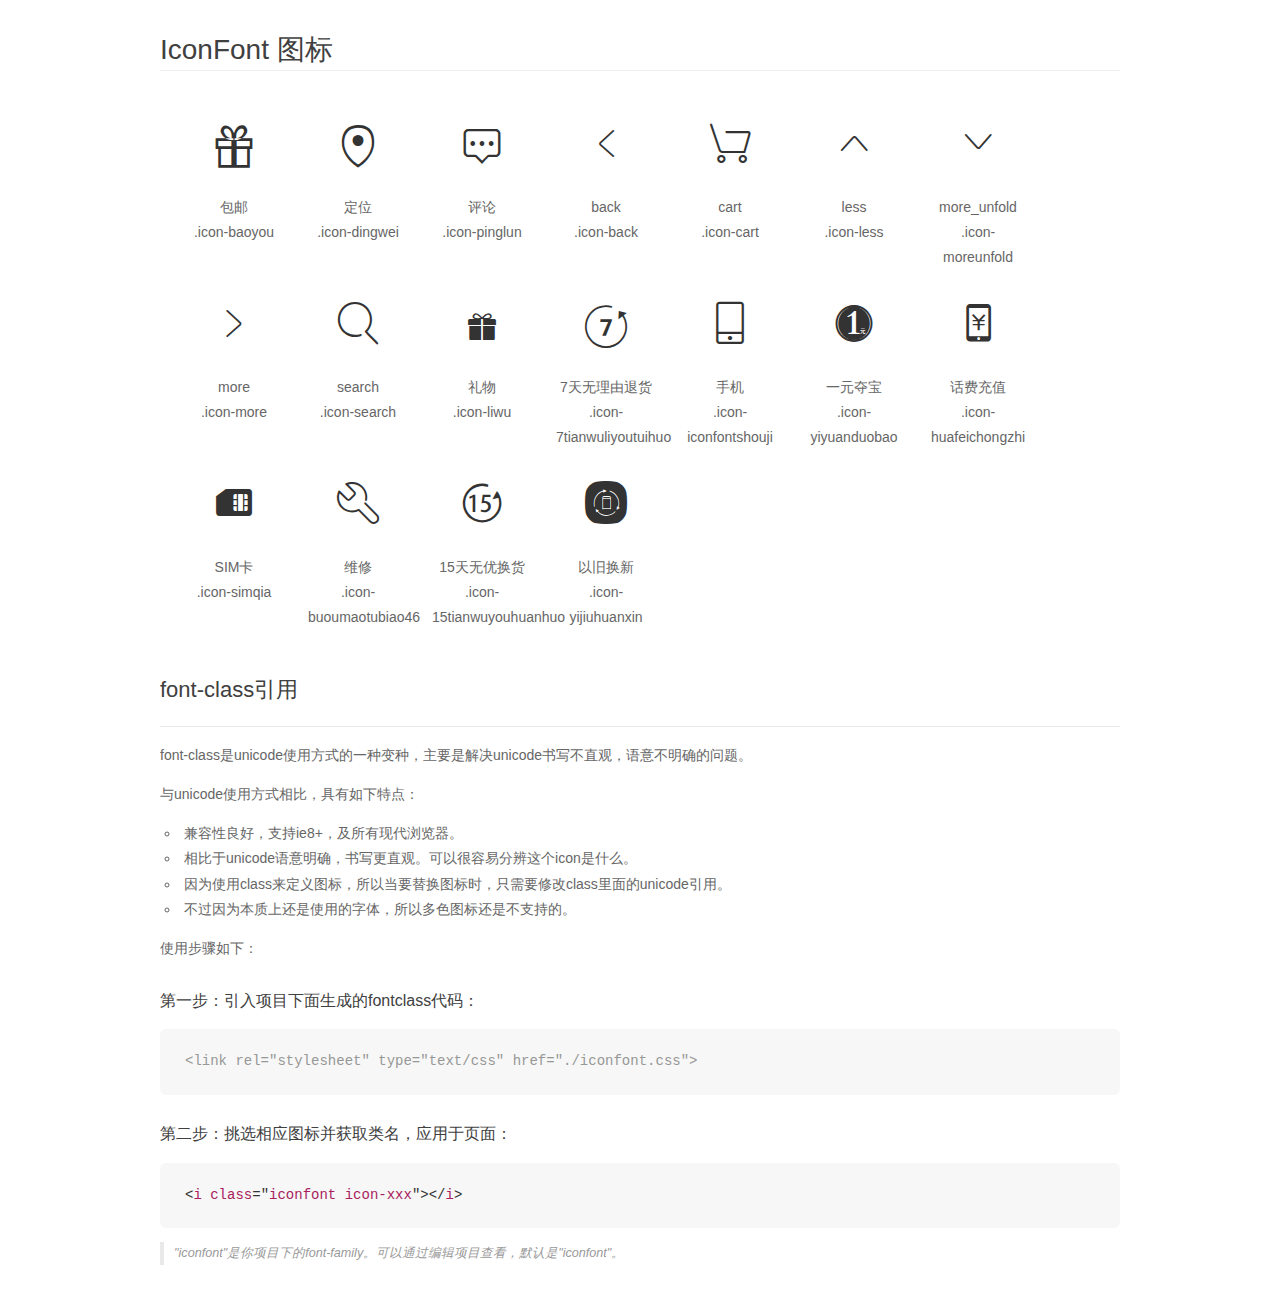
<file: 小米商城练习/font/demo_fontclass.html>
<!DOCTYPE html>
<html>
<head>
    <meta charset="utf-8"/>
    <title>IconFont</title>
    <link rel="stylesheet" href="demo.css">
    <link rel="stylesheet" href="iconfont.css">
</head>
<body>
    <div class="main markdown">
        <h1>IconFont 图标</h1>
        <ul class="icon_lists clear">
            
                <li>
                <i class="icon iconfont icon-baoyou"></i>
                    <div class="name">包邮</div>
                    <div class="fontclass">.icon-baoyou</div>
                </li>
            
                <li>
                <i class="icon iconfont icon-dingwei"></i>
                    <div class="name">定位</div>
                    <div class="fontclass">.icon-dingwei</div>
                </li>
            
                <li>
                <i class="icon iconfont icon-pinglun"></i>
                    <div class="name">评论</div>
                    <div class="fontclass">.icon-pinglun</div>
                </li>
            
                <li>
                <i class="icon iconfont icon-back"></i>
                    <div class="name">back</div>
                    <div class="fontclass">.icon-back</div>
                </li>
            
                <li>
                <i class="icon iconfont icon-cart"></i>
                    <div class="name">cart</div>
                    <div class="fontclass">.icon-cart</div>
                </li>
            
                <li>
                <i class="icon iconfont icon-less"></i>
                    <div class="name">less</div>
                    <div class="fontclass">.icon-less</div>
                </li>
            
                <li>
                <i class="icon iconfont icon-moreunfold"></i>
                    <div class="name">more_unfold</div>
                    <div class="fontclass">.icon-moreunfold</div>
                </li>
            
                <li>
                <i class="icon iconfont icon-more"></i>
                    <div class="name">more</div>
                    <div class="fontclass">.icon-more</div>
                </li>
            
                <li>
                <i class="icon iconfont icon-search"></i>
                    <div class="name">search</div>
                    <div class="fontclass">.icon-search</div>
                </li>
            
                <li>
                <i class="icon iconfont icon-liwu"></i>
                    <div class="name">礼物</div>
                    <div class="fontclass">.icon-liwu</div>
                </li>
            
                <li>
                <i class="icon iconfont icon-7tianwuliyoutuihuo"></i>
                    <div class="name">7天无理由退货</div>
                    <div class="fontclass">.icon-7tianwuliyoutuihuo</div>
                </li>
            
                <li>
                <i class="icon iconfont icon-iconfontshouji"></i>
                    <div class="name">手机</div>
                    <div class="fontclass">.icon-iconfontshouji</div>
                </li>
            
                <li>
                <i class="icon iconfont icon-yiyuanduobao"></i>
                    <div class="name">一元夺宝</div>
                    <div class="fontclass">.icon-yiyuanduobao</div>
                </li>
            
                <li>
                <i class="icon iconfont icon-huafeichongzhi"></i>
                    <div class="name">话费充值</div>
                    <div class="fontclass">.icon-huafeichongzhi</div>
                </li>
            
                <li>
                <i class="icon iconfont icon-simqia"></i>
                    <div class="name">SIM卡</div>
                    <div class="fontclass">.icon-simqia</div>
                </li>
            
                <li>
                <i class="icon iconfont icon-buoumaotubiao46"></i>
                    <div class="name">维修</div>
                    <div class="fontclass">.icon-buoumaotubiao46</div>
                </li>
            
                <li>
                <i class="icon iconfont icon-15tianwuyouhuanhuo"></i>
                    <div class="name">15天无优换货</div>
                    <div class="fontclass">.icon-15tianwuyouhuanhuo</div>
                </li>
            
                <li>
                <i class="icon iconfont icon-yijiuhuanxin"></i>
                    <div class="name">以旧换新</div>
                    <div class="fontclass">.icon-yijiuhuanxin</div>
                </li>
            
        </ul>

        <h2 id="font-class-">font-class引用</h2>
        <hr>

        <p>font-class是unicode使用方式的一种变种，主要是解决unicode书写不直观，语意不明确的问题。</p>
        <p>与unicode使用方式相比，具有如下特点：</p>
        <ul>
        <li>兼容性良好，支持ie8+，及所有现代浏览器。</li>
        <li>相比于unicode语意明确，书写更直观。可以很容易分辨这个icon是什么。</li>
        <li>因为使用class来定义图标，所以当要替换图标时，只需要修改class里面的unicode引用。</li>
        <li>不过因为本质上还是使用的字体，所以多色图标还是不支持的。</li>
        </ul>
        <p>使用步骤如下：</p>
        <h3 id="-fontclass-">第一步：引入项目下面生成的fontclass代码：</h3>


        <pre><code class="lang-js hljs javascript"><span class="hljs-comment">&lt;link rel="stylesheet" type="text/css" href="./iconfont.css"&gt;</span></code></pre>
        <h3 id="-">第二步：挑选相应图标并获取类名，应用于页面：</h3>
        <pre><code class="lang-css hljs">&lt;<span class="hljs-selector-tag">i</span> <span class="hljs-selector-tag">class</span>="<span class="hljs-selector-tag">iconfont</span> <span class="hljs-selector-tag">icon-xxx</span>"&gt;&lt;/<span class="hljs-selector-tag">i</span>&gt;</code></pre>
        <blockquote>
        <p>"iconfont"是你项目下的font-family。可以通过编辑项目查看，默认是"iconfont"。</p>
        </blockquote>
    </div>
</body>
</html>
</file>
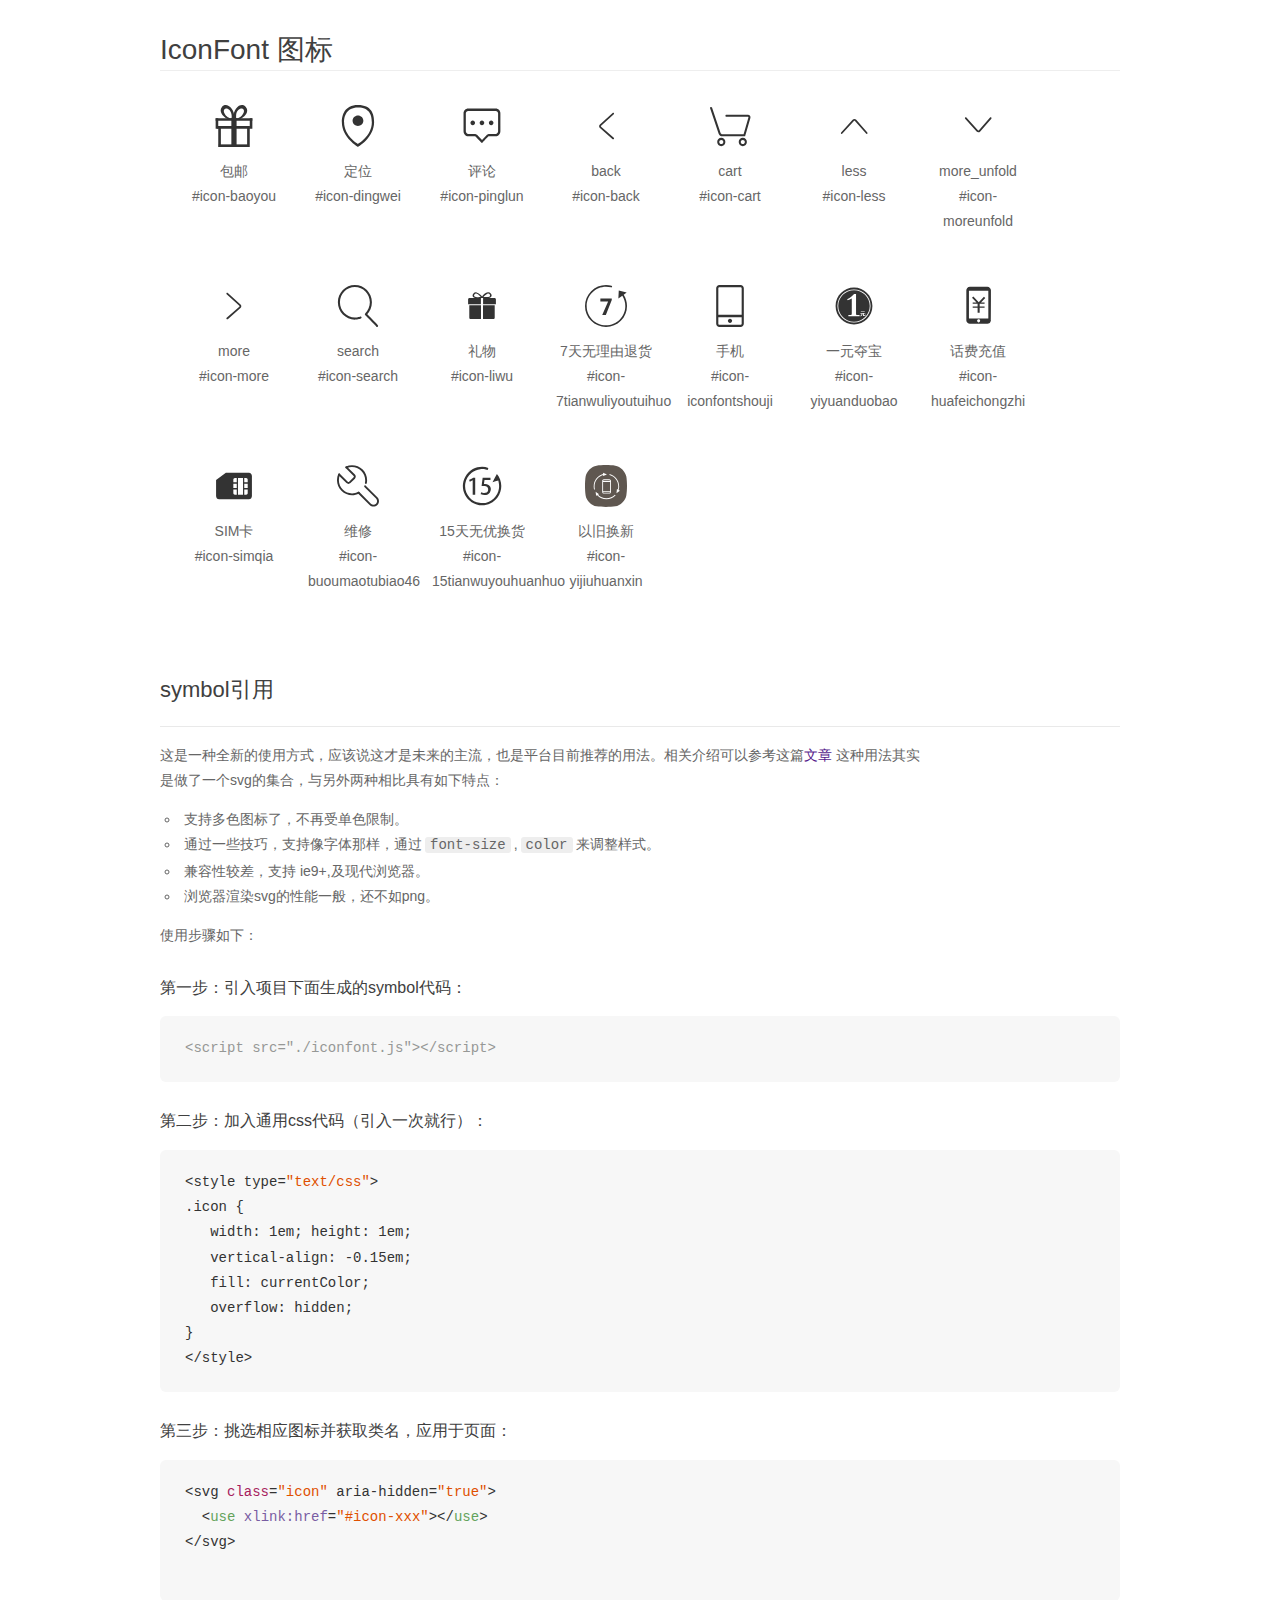
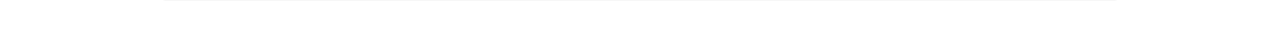
<file: 小米商城练习/font/demo_symbol.html>
<!DOCTYPE html>
<html>
<head>
    <meta charset="utf-8"/>
    <title>IconFont</title>
    <link rel="stylesheet" href="demo.css">
    <script src="iconfont.js"></script>

    <style type="text/css">
        .icon {
          /* 通过设置 font-size 来改变图标大小 */
          width: 1em; height: 1em;
          /* 图标和文字相邻时，垂直对齐 */
          vertical-align: -0.15em;
          /* 通过设置 color 来改变 SVG 的颜色/fill */
          fill: currentColor;
          /* path 和 stroke 溢出 viewBox 部分在 IE 下会显示
             normalize.css 中也包含这行 */
          overflow: hidden;
        }

    </style>
</head>
<body>
    <div class="main markdown">
        <h1>IconFont 图标</h1>
        <ul class="icon_lists clear">
            
                <li>
                    <svg class="icon" aria-hidden="true">
                        <use xlink:href="#icon-baoyou"></use>
                    </svg>
                    <div class="name">包邮</div>
                    <div class="fontclass">#icon-baoyou</div>
                </li>
            
                <li>
                    <svg class="icon" aria-hidden="true">
                        <use xlink:href="#icon-dingwei"></use>
                    </svg>
                    <div class="name">定位</div>
                    <div class="fontclass">#icon-dingwei</div>
                </li>
            
                <li>
                    <svg class="icon" aria-hidden="true">
                        <use xlink:href="#icon-pinglun"></use>
                    </svg>
                    <div class="name">评论</div>
                    <div class="fontclass">#icon-pinglun</div>
                </li>
            
                <li>
                    <svg class="icon" aria-hidden="true">
                        <use xlink:href="#icon-back"></use>
                    </svg>
                    <div class="name">back</div>
                    <div class="fontclass">#icon-back</div>
                </li>
            
                <li>
                    <svg class="icon" aria-hidden="true">
                        <use xlink:href="#icon-cart"></use>
                    </svg>
                    <div class="name">cart</div>
                    <div class="fontclass">#icon-cart</div>
                </li>
            
                <li>
                    <svg class="icon" aria-hidden="true">
                        <use xlink:href="#icon-less"></use>
                    </svg>
                    <div class="name">less</div>
                    <div class="fontclass">#icon-less</div>
                </li>
            
                <li>
                    <svg class="icon" aria-hidden="true">
                        <use xlink:href="#icon-moreunfold"></use>
                    </svg>
                    <div class="name">more_unfold</div>
                    <div class="fontclass">#icon-moreunfold</div>
                </li>
            
                <li>
                    <svg class="icon" aria-hidden="true">
                        <use xlink:href="#icon-more"></use>
                    </svg>
                    <div class="name">more</div>
                    <div class="fontclass">#icon-more</div>
                </li>
            
                <li>
                    <svg class="icon" aria-hidden="true">
                        <use xlink:href="#icon-search"></use>
                    </svg>
                    <div class="name">search</div>
                    <div class="fontclass">#icon-search</div>
                </li>
            
                <li>
                    <svg class="icon" aria-hidden="true">
                        <use xlink:href="#icon-liwu"></use>
                    </svg>
                    <div class="name">礼物</div>
                    <div class="fontclass">#icon-liwu</div>
                </li>
            
                <li>
                    <svg class="icon" aria-hidden="true">
                        <use xlink:href="#icon-7tianwuliyoutuihuo"></use>
                    </svg>
                    <div class="name">7天无理由退货</div>
                    <div class="fontclass">#icon-7tianwuliyoutuihuo</div>
                </li>
            
                <li>
                    <svg class="icon" aria-hidden="true">
                        <use xlink:href="#icon-iconfontshouji"></use>
                    </svg>
                    <div class="name">手机</div>
                    <div class="fontclass">#icon-iconfontshouji</div>
                </li>
            
                <li>
                    <svg class="icon" aria-hidden="true">
                        <use xlink:href="#icon-yiyuanduobao"></use>
                    </svg>
                    <div class="name">一元夺宝</div>
                    <div class="fontclass">#icon-yiyuanduobao</div>
                </li>
            
                <li>
                    <svg class="icon" aria-hidden="true">
                        <use xlink:href="#icon-huafeichongzhi"></use>
                    </svg>
                    <div class="name">话费充值</div>
                    <div class="fontclass">#icon-huafeichongzhi</div>
                </li>
            
                <li>
                    <svg class="icon" aria-hidden="true">
                        <use xlink:href="#icon-simqia"></use>
                    </svg>
                    <div class="name">SIM卡</div>
                    <div class="fontclass">#icon-simqia</div>
                </li>
            
                <li>
                    <svg class="icon" aria-hidden="true">
                        <use xlink:href="#icon-buoumaotubiao46"></use>
                    </svg>
                    <div class="name">维修</div>
                    <div class="fontclass">#icon-buoumaotubiao46</div>
                </li>
            
                <li>
                    <svg class="icon" aria-hidden="true">
                        <use xlink:href="#icon-15tianwuyouhuanhuo"></use>
                    </svg>
                    <div class="name">15天无优换货</div>
                    <div class="fontclass">#icon-15tianwuyouhuanhuo</div>
                </li>
            
                <li>
                    <svg class="icon" aria-hidden="true">
                        <use xlink:href="#icon-yijiuhuanxin"></use>
                    </svg>
                    <div class="name">以旧换新</div>
                    <div class="fontclass">#icon-yijiuhuanxin</div>
                </li>
            
        </ul>


        <h2 id="symbol-">symbol引用</h2>
        <hr>

        <p>这是一种全新的使用方式，应该说这才是未来的主流，也是平台目前推荐的用法。相关介绍可以参考这篇<a href="">文章</a>
        这种用法其实是做了一个svg的集合，与另外两种相比具有如下特点：</p>
        <ul>
          <li>支持多色图标了，不再受单色限制。</li>
          <li>通过一些技巧，支持像字体那样，通过<code>font-size</code>,<code>color</code>来调整样式。</li>
          <li>兼容性较差，支持 ie9+,及现代浏览器。</li>
          <li>浏览器渲染svg的性能一般，还不如png。</li>
        </ul>
        <p>使用步骤如下：</p>
        <h3 id="-symbol-">第一步：引入项目下面生成的symbol代码：</h3>
        <pre><code class="lang-js hljs javascript"><span class="hljs-comment">&lt;script src="./iconfont.js"&gt;&lt;/script&gt;</span></code></pre>
        <h3 id="-css-">第二步：加入通用css代码（引入一次就行）：</h3>
        <pre><code class="lang-js hljs javascript">&lt;style type=<span class="hljs-string">"text/css"</span>&gt;
.icon {
   width: <span class="hljs-number">1</span>em; height: <span class="hljs-number">1</span>em;
   vertical-align: <span class="hljs-number">-0.15</span>em;
   fill: currentColor;
   overflow: hidden;
}
&lt;<span class="hljs-regexp">/style&gt;</span></code></pre>
        <h3 id="-">第三步：挑选相应图标并获取类名，应用于页面：</h3>
        <pre><code class="lang-js hljs javascript">&lt;svg <span class="hljs-class"><span class="hljs-keyword">class</span></span>=<span class="hljs-string">"icon"</span> aria-hidden=<span class="hljs-string">"true"</span>&gt;<span class="xml"><span class="hljs-tag">
  &lt;<span class="hljs-name">use</span> <span class="hljs-attr">xlink:href</span>=<span class="hljs-string">"#icon-xxx"</span>&gt;</span><span class="hljs-tag">&lt;/<span class="hljs-name">use</span>&gt;</span>
</span>&lt;<span class="hljs-regexp">/svg&gt;
        </span></code></pre>
    </div>
</body>
</html>
</file>
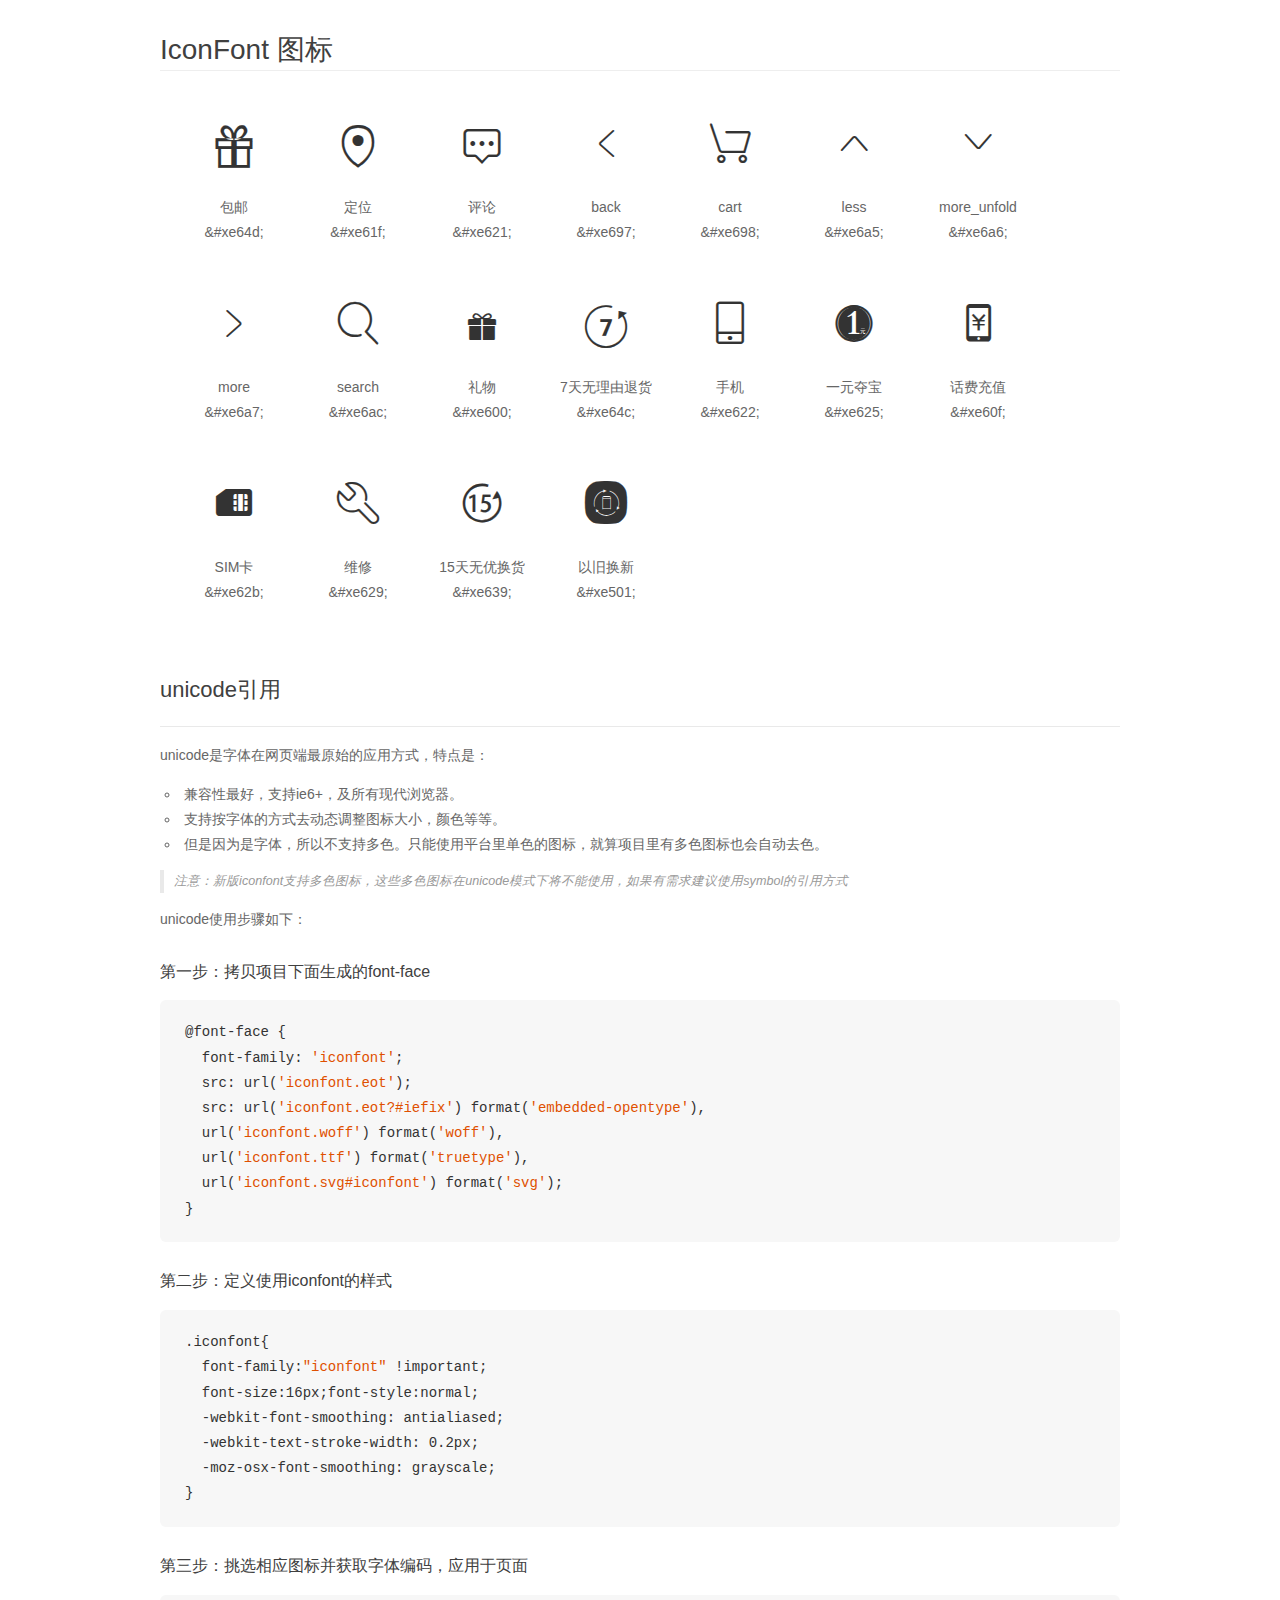
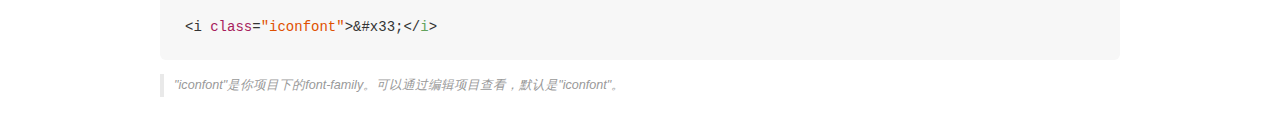
<file: 小米商城练习/font/demo_unicode.html>
<!DOCTYPE html>
<html>
<head>
    <meta charset="utf-8"/>
    <title>IconFont</title>
    <link rel="stylesheet" href="demo.css">

    <style type="text/css">

        @font-face {font-family: "iconfont";
          src: url('iconfont.eot'); /* IE9*/
          src: url('iconfont.eot#iefix') format('embedded-opentype'), /* IE6-IE8 */
          url('iconfont.woff') format('woff'), /* chrome, firefox */
          url('iconfont.ttf') format('truetype'), /* chrome, firefox, opera, Safari, Android, iOS 4.2+*/
          url('iconfont.svg#iconfont') format('svg'); /* iOS 4.1- */
        }

        .iconfont {
          font-family:"iconfont" !important;
          font-size:16px;
          font-style:normal;
          -webkit-font-smoothing: antialiased;
          -webkit-text-stroke-width: 0.2px;
          -moz-osx-font-smoothing: grayscale;
        }

    </style>
</head>
<body>
    <div class="main markdown">
        <h1>IconFont 图标</h1>
        <ul class="icon_lists clear">
            
                <li>
                <i class="icon iconfont">&#xe64d;</i>
                    <div class="name">包邮</div>
                    <div class="code">&amp;#xe64d;</div>
                </li>
            
                <li>
                <i class="icon iconfont">&#xe61f;</i>
                    <div class="name">定位</div>
                    <div class="code">&amp;#xe61f;</div>
                </li>
            
                <li>
                <i class="icon iconfont">&#xe621;</i>
                    <div class="name">评论</div>
                    <div class="code">&amp;#xe621;</div>
                </li>
            
                <li>
                <i class="icon iconfont">&#xe697;</i>
                    <div class="name">back</div>
                    <div class="code">&amp;#xe697;</div>
                </li>
            
                <li>
                <i class="icon iconfont">&#xe698;</i>
                    <div class="name">cart</div>
                    <div class="code">&amp;#xe698;</div>
                </li>
            
                <li>
                <i class="icon iconfont">&#xe6a5;</i>
                    <div class="name">less</div>
                    <div class="code">&amp;#xe6a5;</div>
                </li>
            
                <li>
                <i class="icon iconfont">&#xe6a6;</i>
                    <div class="name">more_unfold</div>
                    <div class="code">&amp;#xe6a6;</div>
                </li>
            
                <li>
                <i class="icon iconfont">&#xe6a7;</i>
                    <div class="name">more</div>
                    <div class="code">&amp;#xe6a7;</div>
                </li>
            
                <li>
                <i class="icon iconfont">&#xe6ac;</i>
                    <div class="name">search</div>
                    <div class="code">&amp;#xe6ac;</div>
                </li>
            
                <li>
                <i class="icon iconfont">&#xe600;</i>
                    <div class="name">礼物</div>
                    <div class="code">&amp;#xe600;</div>
                </li>
            
                <li>
                <i class="icon iconfont">&#xe64c;</i>
                    <div class="name">7天无理由退货</div>
                    <div class="code">&amp;#xe64c;</div>
                </li>
            
                <li>
                <i class="icon iconfont">&#xe622;</i>
                    <div class="name">手机</div>
                    <div class="code">&amp;#xe622;</div>
                </li>
            
                <li>
                <i class="icon iconfont">&#xe625;</i>
                    <div class="name">一元夺宝</div>
                    <div class="code">&amp;#xe625;</div>
                </li>
            
                <li>
                <i class="icon iconfont">&#xe60f;</i>
                    <div class="name">话费充值</div>
                    <div class="code">&amp;#xe60f;</div>
                </li>
            
                <li>
                <i class="icon iconfont">&#xe62b;</i>
                    <div class="name">SIM卡</div>
                    <div class="code">&amp;#xe62b;</div>
                </li>
            
                <li>
                <i class="icon iconfont">&#xe629;</i>
                    <div class="name">维修</div>
                    <div class="code">&amp;#xe629;</div>
                </li>
            
                <li>
                <i class="icon iconfont">&#xe639;</i>
                    <div class="name">15天无优换货</div>
                    <div class="code">&amp;#xe639;</div>
                </li>
            
                <li>
                <i class="icon iconfont">&#xe501;</i>
                    <div class="name">以旧换新</div>
                    <div class="code">&amp;#xe501;</div>
                </li>
            
        </ul>
        <h2 id="unicode-">unicode引用</h2>
        <hr>

        <p>unicode是字体在网页端最原始的应用方式，特点是：</p>
        <ul>
        <li>兼容性最好，支持ie6+，及所有现代浏览器。</li>
        <li>支持按字体的方式去动态调整图标大小，颜色等等。</li>
        <li>但是因为是字体，所以不支持多色。只能使用平台里单色的图标，就算项目里有多色图标也会自动去色。</li>
        </ul>
        <blockquote>
        <p>注意：新版iconfont支持多色图标，这些多色图标在unicode模式下将不能使用，如果有需求建议使用symbol的引用方式</p>
        </blockquote>
        <p>unicode使用步骤如下：</p>
        <h3 id="-font-face">第一步：拷贝项目下面生成的font-face</h3>
        <pre><code class="lang-js hljs javascript">@font-face {
  font-family: <span class="hljs-string">'iconfont'</span>;
  src: url(<span class="hljs-string">'iconfont.eot'</span>);
  src: url(<span class="hljs-string">'iconfont.eot?#iefix'</span>) format(<span class="hljs-string">'embedded-opentype'</span>),
  url(<span class="hljs-string">'iconfont.woff'</span>) format(<span class="hljs-string">'woff'</span>),
  url(<span class="hljs-string">'iconfont.ttf'</span>) format(<span class="hljs-string">'truetype'</span>),
  url(<span class="hljs-string">'iconfont.svg#iconfont'</span>) format(<span class="hljs-string">'svg'</span>);
}
</code></pre>
        <h3 id="-iconfont-">第二步：定义使用iconfont的样式</h3>
        <pre><code class="lang-js hljs javascript">.iconfont{
  font-family:<span class="hljs-string">"iconfont"</span> !important;
  font-size:<span class="hljs-number">16</span>px;font-style:normal;
  -webkit-font-smoothing: antialiased;
  -webkit-text-stroke-width: <span class="hljs-number">0.2</span>px;
  -moz-osx-font-smoothing: grayscale;
}
</code></pre>
        <h3 id="-">第三步：挑选相应图标并获取字体编码，应用于页面</h3>
        <pre><code class="lang-js hljs javascript">&lt;i <span class="hljs-class"><span class="hljs-keyword">class</span></span>=<span class="hljs-string">"iconfont"</span>&gt;&amp;#x33;<span class="xml"><span class="hljs-tag">&lt;/<span class="hljs-name">i</span>&gt;</span></span></code></pre>

        <blockquote>
        <p>"iconfont"是你项目下的font-family。可以通过编辑项目查看，默认是"iconfont"。</p>
        </blockquote>
    </div>


</body>
</html>
</file>
<file: CZ/css/base.css>
@charset "UTF-8";
/*清除所有元素外边距*/
*{
  margin: 0;
  padding: 0;
}

/*清除浮动*/
.clearfix::after{
  content:"";
  display: block;
  height:0;
  clear: both;
}

/*版心设置*/
.w{
  width:1190px;
  margin:0 auto;
  min-width:1190px;
}

/*左浮动*/
.fl{
  float: left;
}

/*右浮动*/
.fr{
  float: right;
}

/*清除列表样式*/
ul, ol{
  list-style:none;
}

/*a标签样式*/
a{
  text-decoration: none;
}

/*旧元素重新利用*/
s, i, em {
  font-style: normal;
  text-decoration: none;
}

/*字体图标*/
@font-face {
  font-family: 'iconfont';
  src: url('../font/iconfont.eot');
  src: url('../font/iconfont.eot?#iefix') format('embedded-opentype'),
  url('../font/iconfont.woff') format('woff'),
  url('../font/iconfont.ttf') format('truetype'),
  url('../font/iconfont.svg#iconfont') format('svg');
}

.iconfont{
  font-family:"iconfont" !important;
  font-size:16px;font-style:normal;
  -webkit-font-smoothing: antialiased;
  -webkit-text-stroke-width: 0.2px;
  -moz-osx-font-smoothing: grayscale;
}

/*header部分内容
<meta charset="utf-8">
<title>copyJD</title>
<link rel="shortcut icon" href="favicon.ico">
<link rel="stylesheet" href="css/base.css">
<link rel="stylesheet" href="css/index.css">
*/

/*input标签
<input type="text" value="默认" placeholder="placeholder" name="username">       <!--文本框-->
<input type="password">  <!--密码框-->
<input type="radio"> 	  <!--单选框-->  默认选中是checked属性
<input type="checkbox">  <!--多选框-->   默认选中checked属性
<input type="button" value="">     <!--按钮-->
<input type="reset">      <!--重置,表单内所有-->
<input type="image" src="">      <!--图片按钮-->
<input type="file" name="file"> <!--文件-->
<input type="submit">  <!--提交-->
<!--html5新增的input类型-->
<input type="email">  <!--搜索-->
<input type="search">   <!--搜索-->
<input type="tel">   <!--电话号 -->
<input type="range" name="points" min="0" max="10">
<input type="date">     <!--日期-->
<input type="number">      <!--数字-->
*/

/*特殊字符
1. "  &quot;
2. &  &amp;
3. <  &lt;
4. >  &gt;
5. 空格 &nbsp;
*/

/*给元素设置圆角
<border-radius: 50px;> <!--四边都设置-->
*/

/*设置阴影*/
/* box-shadow: 2px 2px 2px 1px color; */

/*过渡*/
/*transition: all 1s(动画时间) ease-in(或linear) 1s(延迟可不写);*/
</file>
<file: CZ/css/index.css>
/*nav部分开始*/
nav{
  height: 60px;
  background-color: dodgerblue;
}

nav .w .left{
  position: relative;
}

nav .w .left span,
nav .w .left a{
  float:left;
  color:#fff;
  font-size: 12px;
  line-height: 60px;
  padding-right: 20px;
}

nav .w .left .space{
  background-color: #fff;
  width: 2px;
  height: 14px;
  padding-right: 0;
  margin-left:-10px;
  position: absolute;
  top:24px;
  
}
/*nav部分结束*/
</file>
<file: JD/css/base.css>
@charset "UTF-8";
/*清除所有元素内外间距*/
html, body, ul, li, ol, dl, dd, dt, p, h1, h2, h3, h4, h5, h6, form, fieldset, legend, img {
  margin: 0;
  padding: 0;
}

img, input, button, textarea {
  border: none;
  padding: 0;
  margin: 0;
  /*去掉input默认的蓝色边框*/
  outline-style: none;
}

ul, ol {
  list-style: none;
}

input {
  font-family: "SimSun", "宋体";
}

select, input, textarea {
  font-size: 12px;
  margin: 0;
}

textarea {
  resize: none;
}

img {
  border: 0;
  display:block; /*去除底边的像素*/
}


body {
  font: 12px/18px Microsoft YaHei, Arial, Verdana, SimSun;
  color: #666;
  background: #F6F6F6;
}

/*清除浮动最现代、最流行、最简单的方式*/
 .clearfix::after {
   content: "";
   display: block;
   height:0;
   clear: both;
}
 
/*兼容IE67*/
.clearfix {
  *zoom: 1;
}

a {
  color: #666;
  text-decoration: none;
}

a:hover {
  color: #C81623;
}

h1, h2, h3, h4, h5, h6 {
  text-decoration: none;
  font-weight: normal;
  font-size: 100%;
}

/*废物利用*/
s, i, em {
  font-style: normal;
  text-decoration: none;
}

.fl {
  float: left;
}

.fr {
  float: right;
}

.al {
  text-align: left;
}

.ac {
  text-align: center;
}

.ar {
  text-align: right;
}

/*京东红*/
.col-red {
  color: #f10215 ;
}
.col-gray{
  color: #999999;
}

/*版心*/
.w {
  width: 1190px;
  margin: 0 auto;
}


/*字体图标*/
@font-face {
  font-family: 'iconfont';
  src: url('../font/iconfont.eot');
  src: url('../font/iconfont.eot?#iefix') format('embedded-opentype'),
  url('../font/iconfont.woff') format('woff'),
  url('../font/iconfont.ttf') format('truetype'),
  url('../font/iconfont.svg#iconfont') format('svg');
}

.iconfont{
  font-family:"iconfont" !important;
  font-size:16px;font-style:normal;
  -webkit-font-smoothing: antialiased;
  -webkit-text-stroke-width: 0.2px;
  -moz-osx-font-smoothing: grayscale;
}
</file>
<file: JD/css/index.css>
/*top-banner开始*/
.top-banner{
  background-color: #000;
  position: relative;
  z-index: 9;
  
}

.top-banner .w{
  position: relative;
}

.top-banner .w i{
  background-color: rgba(255,255,255,0.5);
  color: #fff;
  position: absolute;
  top:5px;
  right:0;
}
/*top-banner结束*/



/*shortcut 开始*/
.shortcut{
  height: 30px;
  background-color: #e3e4e5;
}

.shortcut .w{
  position: relative;
}

.shortcut .fl{
  height:30px;
  line-height: 30px;
  position: absolute;
  left:190px;
  padding-left:20px;
}

.shortcut .fr li{
  float: left;
  height:30px;
  line-height:30px;
}

.shortcut .fr .space{
  height: 10px;
  width: 1px;
  background-color: #ccc;
  margin: 10px 11px;
}

.shortcut .fr .zhuce a{
  color: #f10215 ;
  padding-left:20px;
}

.shortcut .fr .zhuce a:hover{
  color: darkred ;
}

.shortcut .fr li .iconfont{
  font-size: 12px;
}

.shortcut .fr li:last-child a{
   float:right
 }

.shortcut .fr li .tri-angle{
  width: 0px;
  height:0px;
  border: 5px solid;
  border-color:transparent transparent #fff transparent;
  position: absolute;
  bottom: -1px;
  right: 28px;
  z-index: 9;
}

.shortcut .fr li .qrcode{
  height: 68px;
  width: 68px;
  box-sizing: border-box;
  border: 1px solid #cfcfcf;
  position: absolute;
  top: 30px;
  right: 0px;
}

.shortcut .fr li .qrcode img{
  margin:3px;
}
/*shortcut 结束*/



/*header部分开始*/
header{
  position:relative;
  height: 140px;
}

header .logo a{
  height:171px;
  width:190px;
  background: url("../imgs/logo_03.jpg") no-repeat;
  background-size:190px 171px;
  position: absolute;
  top:-30px;
  left:0px;
  box-shadow: 0px 0px 10px 5px #e0e0e0;
  z-index: 2;
}

header .search{
  width: 550px;
  height: 35px;
  position: absolute;
  top:25px;
  left:320px;
}

header .search .text {
  height: 35px;
  width: 500px;
  box-sizing: border-box;
  border: 1px solid red;
  position: absolute;
  top: 0;
  padding-left: 10px;
}

header .search .submit{
  height:35px;
  width: 50px;
  background-color:#f10215;
  position: absolute;
  color: #fff;
  top:0;
  left:500px;
}

header .search .camera a{
  height: 15px;
  width:20px;
  position: absolute;
  background:url("../imgs/sprite-photo-search.png") no-repeat;
  position: absolute;
  left:460px;
  top:10px;
}

header .search .camera a:hover{
  background-position:-30px 0;
}

header .shopping{
  height:35px;
  width:190px;
  box-sizing: border-box;
  border:1px solid #e3e4e5;
  background-color: #fff;
  position: absolute;
  top:25px;
  left:900px;
  text-align: center;
  line-height: 33px;
  cursor: pointer;
}

header .shopping:hover{
  background-color: #f10215;
}

header .shopping:hover a{
  color:#fff;
}

header .shopping:hover i{
  color:#fff;
}

header .shopping div{
  width: 14px;
  height:14px;
  border-radius: 7px;
  background-color:#f10215 ;
  line-height:14px;
  color:#fff;
  position: absolute;
  top: 5px;
  right: 45px;
}

header .hotword{
  position: absolute;
  top:70px;
  left:320px;
}

header .hotword li{
  float: left;
  margin-right:10px;
}

header nav{
  position: absolute;
  left:230px;
  bottom:10px;
}

header nav li{
  float: left;
  margin-right:15px;
  font-size: 20px;
  font-weight: 700;
}

header nav .space{
  height: 10px;
  border-right:1px solid #ccc;
  position: relative;
  bottom:-4px;
}

header .surprise{
  height: 40px;
  width:190px;
  position: absolute;
  right:0px;
  bottom:5px;
}

header .surprise a{
  display: block;
  height: 40px;
  width:190px;
}
/*header部分结束*/



/*section部分开始*/
section{
  position:relative;
  height:480px;
  z-index: 10;
}

section .left{
  float:left;
  height: 480px;
  width:190px;
  background-color: #6e6568;
}

section .left ul{
  margin:20px 0 10px 0px;
}

section .left li{
  height: 30px;
  line-height:30px;
  font-size:14px;
  padding-left: 10px;
}

section .left li:hover{
  background-color: orange;
}

section .left a{
  color:#fff;
}

section .middle{
  width:790px;
  height:480px;
  position: absolute;
  left:200px;
}

section .middle .one>a{
  display: block;
  width:790px;
  height:340px;
}

section .middle .one .change{
  height: 60px;
  width: 790px;
  position: absolute;
  top:140px;
  text-align: center;
}

section .middle .one .change a{
  width:30px;
  height:60px;
  line-height: 60px;
  color:#fff;
}

section .middle .one .change a:hover{
  background-color: rgba(0,0,0,0.6);
}

section .middle .one ul{
  height:20px;
  width:182px;
  background-color: rgba(200,200,200,0.6);
  border-radius:10px;
  position: absolute;
  top: 300px;
  left: 305px;
}

section .middle .one ul a{
  display: block;
  height: 12px;
  width:12px;
  border-radius:6px;
  background-color: #fff;
  float:left;
  margin: 4px 5px;
}

section .middle .one ul .first{
  margin-left:8px;
}

section .middle .one ul a:hover{
  background-color:#f10215;
}

section .middle .two{
  position: absolute;
  bottom:0px;
}

section .middle .two a{
  display: block;
  width:390px;
  height:130px;
}

section .middle .three{
  position: absolute;
  bottom:0px;
  right:0px;
}

section .middle .three a{
  display: block;
  width:390px;
  height:130px;
}

section .right{
  float:right;
  height: 480px;
  width:190px;
  background-color: #fff;
  position: relative;
}

section .right .one{
  height: 115px;
  width:190px;
}

section .right .one>a{
  /*display: block;*/
  height: 50px;
  width:50px;
  position: absolute;
  top:15px;
  left:15px;
  overflow: hidden;
}

section .right .one img{
  position: absolute;
  left:-70px;
  z-index: 1;
}

section .right .one img.inner{
  position: absolute;
  width:48px;
  height:48px;
  left:1px;
  top:1px;
  z-index: 0;
}

section .right .one .text{
  position: absolute;
  left:73px;
  top:20px;
}

section .right .one .vip a{
  display: block;
  width:70px;
  height:20px;
  border:2px solid #e01222 ;
}
section .right .one .vip .new{
  position: absolute;
  left:15px;
  top:75px;
  text-align: center;
  color: #e41247;
}

section .right .one .vip a:hover{
  background-color: #e41247;
  color:#fff;
}

section .right .one .vip .plus{
  position: absolute;
  left:99px;
  top:75px;
  text-align: center;
  color: #e41247;
}

section .right .two{
  height: 155px;
  width:190px;
  border-top:1px solid #e6e6e6;
}

section .right .two .less{
  margin:7px 15px 10px 13px;
  border-bottom: 1px solid #e6e6e6;
}

section .right .two .less .fl{
  margin-right:15px;
}

section .right .two .less li:first-child{
  padding:0 5px;
  border-bottom:2px solid #db192b;
}

section .right .two .less .space{
  height:17px;
  width:1px;
  background-color: #dfe0e1;
  margin-left: -5px;
}

section .right .two .more{
  margin:5px 15px 0px 13px;
}

section .right .two .more li{
  height:25px;
  line-height:25px;
}
  
section .right .three{
  height: 209px;
  width:190px;
  border-top:1px solid #e6e6e6;
}

section .right .three li{
  height:69px;
  width:47px;
  text-align:center;
  float:left;
  font-size:12px;
}

section .right .three li a{
  display: block;
  margin-top:20px;
}

section .right .three .down{
  border-bottom:1px solid #e6e6e6;
}

section .right .three .right{
  border-right:1px solid #e6e6e6;
}

section .right .three .sink{
  width:46px;
}
/*section部分结束*/



/*seckill部分开始*/
.seckill{
  margin-top:10px;
  /*margin-bottom: 10px;*/
  width:1190px;
  height:55px;
  background: url("../imgs/seckill_hd.png");
  position:relative;
}

.seckill .left{
  float: left;
  margin: 8px 30px;
}

.seckill .left .block{
  height:40px;
  width:35px;
  float: left;
  overflow: hidden;
  position:relative;
}

.seckill .left .block img{
  position: absolute;
  top:-40px;
  left:0px;
}

.seckill .left span.big{
  display: block;
  height: 35px;
  line-height: 35px;
  font-size:30px;
  padding-left: 10px;
  color: #fff;
}

.seckill .left a.small{
  display: block;
  height: 20px;
  line-height:20px;
  padding-top: 15px;
  padding-left: 10px;
  color:#fff;
}

.seckill .left .point{
  display: block;
  height:16px;
  width:15px;
  float: left;
  overflow: hidden;
  position:relative;
  padding-top:20px;
  padding-left: 15px;
}

.seckill .left .point img{
  position: absolute;
  top: -23px;
  left: -148px;
}

.seckill .right{
  margin: 8px 0px;
  height: 40px;
}

.seckill .right span{
  display: block;
  float:left;
  padding:18px 18px 0 15px;
  font-size:16px;
  color:#fff;
}

.seckill .right img{
  display: block;
  float:left;
}

.seckill .sanjiao{
  height: 25px;
  width: 25px;
  position:absolute;
  left:0;
  top:0;
  overflow: hidden;
}

.seckill .sanjiao img{
  position:absolute;
  left: -193px;
  top: -52px;
}

.seckill .sanjiao:hover img{
  left: -193px;
  top: -3px;
}
/*seckill部分结束*/


/*famous部分开始*/
.famous{
  height:250px;
  background-color: #fff;
}

.famous ul{
  margin:12px 10px 13px 0;
}

.famous li{
  float:left
}

.famous li.big{
  width:199px;
  height:225px;
}

.famous li.space{
  width:1px;
  height:225px;
  background-color: #e7e7e7;
}

.famous li.last{
  width:180px;
  height:225px;
}

.famous .big a{
  display: block;
  height: 180px;
  width:160px;
  margin:10px 19px 10px 20px;
}

.famous .big img{
  display: block;
  height:130px;
  width:140px;
}

.famous .big p{
  text-align: center;
}

.famous .big span.one{
  font-size: 20px;
  color: #f1023a;
}

.famous .big span.two{
  font-size: 12px;
  color:#999;
  text-decoration: line-through;
}

.famous .last a{
  display: block;
  height: 225px;
  width:180px;
}

.famous .last a img{
  height:225px;
  width: 180px;
}


/*famous部分结束*/




/*end参考线*/
.end{
  height:20px;
  background-color: #ff8;
}
</file>
<file: 小米商城练习/css/base.css>
/*
* @Author: hanli
* @Date:   2017-06-23 20:19:15
* @Last Modified by:   hanli
* @Last Modified time: 2017-06-26 19:29:26
*/
@font-face {
  font-family: 'iconfont';
  src: url('../font/iconfont.eot');
  src: url('../font/iconfont.eot?#iefix') format('embedded-opentype'),
  url('../font/iconfont.woff') format('woff'),
  url('../font/iconfont.ttf') format('truetype'),
  url('../font/iconfont.svg#iconfont') format('svg');
}



*{
  margin: 0;
  padding: 0;
}

.w{
  width: 1226px;
  margin: 0 auto;
  min-width: 1226px;
}

.clearfix::after{
  content: "";
  display: block;
  height: 0px;
  width: 0px;
  clear: both;
}

.fl{
  float: left;
}

.fr{
  float: right;
}

a{
  text-decoration: none;
}

li{
  list-style: none;
}
</file>
<file: 小米商城练习/css/index.css>
/*
* @Author: hanli
* @Date:   2017-06-26 14:14:30
* @Last Modified by:   hanli
* @Last Modified time: 2017-06-27 00:57:25
*/
/* top-banner区开始 */
.top-banner{
  background-color: #333;
  min-width: 1226px;
}

.top-banner a{
  display: block;
  background: url("../images/banner.jpg") no-repeat;
  height: 120px;
  background-position: center;
}
/* top-banner部分结束 */

/* nav导航区开始 */
nav{
  background-color: #333;
  /* height: 60px; */
  min-width: 1226px;
  position: relative;
  z-index: 2;
}

nav ul li{
  float: left;
  height: 40px;
  line-height: 40px;
  color: #fff;
  font-size: 14px;
}

nav ul .space{
  padding: 0 10px;
  color: #999;
}

nav ul .last{
  width: 120px;
  background-color: #555;
  text-align: center;
  margin-left: 20px;
  cursor: pointer;
  position: relative;
}

nav ul .last:hover{
  background-color: white;
}

nav ul .last:hover a{
  color: black;
}

nav ul .last div{
  height: 250px;
  width: 500px;
  background-color: #ffa;
  /* border: 1px solid black; */
  position: absolute;
  top: 40px;
  right: 0;
  display: none;
}

nav ul .last:hover div{
  display: block;
}

nav ul .last .iconfont{
  font-family: iconfont;
  font-size: 16px;
}

nav ul li a{
  color:#fff;
  font-size: 12px;
}

nav ul li a:hover{
  color:orange;
}

/* nav导航区结束 */

/* header部分开始 */
header{
  position: relative;
}

header .logo a{
  display: block;
  height: 56px;
  width: 56px;
  background:url("../images/logo-header.png") no-repeat;
  float: left;
}

header .show a{
  display: block;
  height:56px;
  width: 180px;
  background: url("../images/yyymix.gif") no-repeat;
  float: left;
}

header .hotword li{
  height: 56px;
  line-height: 56px;
  float: left;
  font-size: 14px;
  padding: 0 10px;
}

header .hotword a:hover{
  color:red;
}

header .search{
  padding: 3px 0;
  position: relative;
}

header .search .tips{
  position: absolute;
  right: 70px;
  top:20px;
}

header .search .tips a{
  display: block;
  height: 20px;
  font-size: 12px;
  margin-left: 20px;
  padding: 0 3px;
  background-color: #ccc;
  float: left;
}

header .search .tips a:hover{
  background-color: orange;
}

header .search .text{
  display: block;
  float: left;
  box-sizing:border-box;
  height: 50px;
  width: 220px;
  padding-left: 30px;
  border: 1px solid gray;
}

header .search .submit{
  font-family: iconfont;
  font-size: 30px;
  display: block;
  float: left;
  box-sizing:border-box;
  height: 50px;
  width: 50px;
  background-color: rgba(0,0,0,0);
  border: 1px solid gray;
}

header .search .submit:hover{
  background-color: orange;
}

header .w{
  padding:22px 0;
}
/* header部分结束 */

/* section部分开始 */
section .w {
  display: block;
  height: 460px;
  background: url("../images/bj.jpg") no-repeat;
  position: relative;
}

section aside ul{
  box-sizing:border-box;
  width: 234px;
  background-color: rgba(0,0,0,0.6);
  padding: 20px 0;
}

section aside ul li{
  box-sizing:border-box;
  height: 42px;
  background-color: rgba(0,0,0,0.6);
  padding: 0px 30px;
  line-height: 42px;
  font-size: 14px;
}

section aside ul li:hover{
  background-color: orange;
}

section aside ul li div{
  height: 200px;
  width: 200px;
  /* border: 1px solid black; */
  background-color: #ffa;
  display: none;
  position: absolute;
  left: 234px;
  top:0px;
}

section aside ul li:hover div{
  display: block;
}

section aside a{
  color: #fff;
}

section aside span{
  display: block;
  float: right;
  font-family: iconfont;
  color:#fff;
}

section .w .dot{
  position: absolute;
  right: 100px;
  bottom: 40px;
}

section .dot li{
  float: left;
  padding: 0 10px;
}

section .dot a{
  display: block;
  width: 10px;
  height: 10px;
  background-color: #ffa;
  box-sizing:border-box;
  border: 2px solid gray;
  border-radius: 5px;
}

section .change{
  width: 992px;
  position: absolute;
  right: 0;
  top: 195px;
}

section .change a{
  display: block;
  font-family: iconfont;
  color: #fff;
  font-size: 40px;
  line-height: 69px;
  width: 41px;
}

section .change a:hover{
  background-color: rgba(0,0,0,0.5);
}

/* section部分结束 */

/* 服务区开始 */
.wrap{
  margin-top: 20px;
}

.wrap .server{
  height: 170px;
  width: 234px;
  background-color: rgba(0,0,0,0.7);
}

.wrap .server li{
  box-sizing:border-box;
  width: 78px;
  height: 85px;
  padding: 4px;
  /* background-color: red; */
  float: left;
  text-align: center;
}

.wrap .server .up{
  border-bottom: 1px solid gray;
}

.wrap .server .middle{
  border-left: 1px solid gray;
  border-right: 1px solid gray;
}

.wrap .server li a{
  box-sizing:border-box;
  display: block;
  height: 77px;
  width: 70px;
  padding: 10px 0px;
  color: white;
  /* background-color: #ffa; */
}

.wrap .server li i{
  font-family: iconfont;
}

.wrap .server li:hover{
  background-color: orange;
}


.wrap .gg a{
  display: block;
  width: 316px;
  height: 170px;
  background: url("../images/gunbotu.jpg") no-repeat;
  background-size:316px 170px;
}

.wrap .gg a:hover{
  box-shadow: 0px 10px 10px gray;
}

.wrap .one{
  padding-left: 14px;
}

.wrap .two{
  padding: 0 15px;
}
/* 服务区结束 */

/* 购买区开始 */
.buy{
  margin-top: 20px;
  margin-bottom: 30px;
}

.buy .buy-hd{
  margin-bottom: 10px;
}

.buy .buy-hd h2{
  line-height: 58px;
}

.buy .buy-hd .fr{
  height: 58px;
}

.buy .buy-hd .fr li{
  display: block;
  box-sizing:border-box;
  float: left;
  line-height: 38px;
  padding: 10px 10px;
}

.buy .buy-hd .fr li:hover{
  border-bottom: 2px solid orange;
}

.buy .buy-hd .fr li:hover a{
  color: orange;
}

.buy .buy-bd a{
  display: block;
  float: left;
  height: 300px;
  width: 234px;
  background-color: #ffc;
  margin-right: 14px;
  position: relative;
}

.buy .buy-bd a div{
  height: 100px;
  width: 234px;
  background-color: orange;
  text-align: center;
  display: none;
  position: absolute;
  bottom: 0;
  left: 0;
}

.buy .buy-bd a:hover div{
  display: block;
}

.buy .buy-bd .five a{
  margin: 0;
}
/* 购买区结束 */

/* footer区开始 */
footer{
  background-color: #eee;
}

footer .repair ul{
  display: flex;
  justify-content:space-around;
  padding: 25px 0 15px 0;
}

footer .repair ul li{
  line-height: 40px;
}

footer .repair ul li:hover a{
  color:red;
}

footer .repair ul li:hover span{
  color:red;
}

footer .repair li span{
  font-family: iconfont;
}

footer .repair{
  border-bottom: 1px solid gray;
}

footer .links{
  height: 192px;
}

footer .links .left{
  float: left;
}

footer .links .left dl{
  float: left;
  width: 160px;
  height: 132px;
  padding: 30px 0;
}

footer .links .left dt{
  line-height: 42px;
  height: 42px;
  font-size: 16px;
}

footer .links .left dd{
  line-height: 25px;
  height: 25px;
  font-size: 14px;
}

footer .links .right{
  float: right;
  padding: 40px 0;
}

footer .links .right .content{
  float: right;
  width: 255px;
  height: 112px;
  border-left:1px solid gray;
}

/* footer区结束 */
</file>
<file: JD/font/iconfont.css>
@font-face {font-family: "iconfont";
  src: url('iconfont.eot?t=1489288889802'); /* IE9*/
  src: url('iconfont.eot?t=1489288889802#iefix') format('embedded-opentype'), /* IE6-IE8 */
  url('iconfont.woff?t=1489288889802') format('woff'), /* chrome, firefox */
  url('iconfont.ttf?t=1489288889802') format('truetype'), /* chrome, firefox, opera, Safari, Android, iOS 4.2+*/
  url('iconfont.svg?t=1489288889802#iconfont') format('svg'); /* iOS 4.1- */
}

.iconfont {
  font-family:"iconfont" !important;
  font-size:16px;
  font-style:normal;
  -webkit-font-smoothing: antialiased;
  -moz-osx-font-smoothing: grayscale;
}

.icon-close:before { content: "\e646"; }

.icon-locationfill:before { content: "\e650"; }

.icon-search:before { content: "\e65c"; }

.icon-unfold:before { content: "\e661"; }

.icon-back:before { content: "\e679"; }

.icon-right:before { content: "\e6a3"; }

.icon-cart:before { content: "\e6af"; }
</file>
<file: 小米商城练习/font/iconfont.css>
@font-face {font-family: "iconfont";
  src: url('iconfont.eot?t=1498470549439'); /* IE9*/
  src: url('iconfont.eot?t=1498470549439#iefix') format('embedded-opentype'), /* IE6-IE8 */
  url('iconfont.woff?t=1498470549439') format('woff'), /* chrome, firefox */
  url('iconfont.ttf?t=1498470549439') format('truetype'), /* chrome, firefox, opera, Safari, Android, iOS 4.2+*/
  url('iconfont.svg?t=1498470549439#iconfont') format('svg'); /* iOS 4.1- */
}

.iconfont {
  font-family:"iconfont" !important;
  font-size:16px;
  font-style:normal;
  -webkit-font-smoothing: antialiased;
  -moz-osx-font-smoothing: grayscale;
}

.icon-baoyou:before { content: "\e64d"; }

.icon-dingwei:before { content: "\e61f"; }

.icon-pinglun:before { content: "\e621"; }

.icon-back:before { content: "\e697"; }

.icon-cart:before { content: "\e698"; }

.icon-less:before { content: "\e6a5"; }

.icon-moreunfold:before { content: "\e6a6"; }

.icon-more:before { content: "\e6a7"; }

.icon-search:before { content: "\e6ac"; }

.icon-liwu:before { content: "\e600"; }

.icon-7tianwuliyoutuihuo:before { content: "\e64c"; }

.icon-iconfontshouji:before { content: "\e622"; }

.icon-yiyuanduobao:before { content: "\e625"; }

.icon-huafeichongzhi:before { content: "\e60f"; }

.icon-simqia:before { content: "\e62b"; }

.icon-buoumaotubiao46:before { content: "\e629"; }

.icon-15tianwuyouhuanhuo:before { content: "\e639"; }

.icon-yijiuhuanxin:before { content: "\e501"; }
</file>
<file: JD/font/demo.css>
*{margin: 0;padding: 0;list-style: none;}
/*
KISSY CSS Reset
理念：1. reset 的目的不是清除浏览器的默认样式，这仅是部分工作。清除和重置是紧密不可分的。
2. reset 的目的不是让默认样式在所有浏览器下一致，而是减少默认样式有可能带来的问题。
3. reset 期望提供一套普适通用的基础样式。但没有银弹，推荐根据具体需求，裁剪和修改后再使用。
特色：1. 适应中文；2. 基于最新主流浏览器。
维护：玉伯<lifesinger@gmail.com>, 正淳<ragecarrier@gmail.com>
 */

/** 清除内外边距 **/
body, h1, h2, h3, h4, h5, h6, hr, p, blockquote, /* structural elements 结构元素 */
dl, dt, dd, ul, ol, li, /* list elements 列表元素 */
pre, /* text formatting elements 文本格式元素 */
form, fieldset, legend, button, input, textarea, /* form elements 表单元素 */
th, td /* table elements 表格元素 */ {
  margin: 0;
  padding: 0;
}

/** 设置默认字体 **/
body,
button, input, select, textarea /* for ie */ {
  font: 12px/1.5 tahoma, arial, \5b8b\4f53, sans-serif;
}
h1, h2, h3, h4, h5, h6 { font-size: 100%; }
address, cite, dfn, em, var { font-style: normal; } /* 将斜体扶正 */
code, kbd, pre, samp { font-family: courier new, courier, monospace; } /* 统一等宽字体 */
small { font-size: 12px; } /* 小于 12px 的中文很难阅读，让 small 正常化 */

/** 重置列表元素 **/
ul, ol { list-style: none; }

/** 重置文本格式元素 **/
a { text-decoration: none; }
a:hover { text-decoration: underline; }


/** 重置表单元素 **/
legend { color: #000; } /* for ie6 */
fieldset, img { border: 0; } /* img 搭车：让链接里的 img 无边框 */
button, input, select, textarea { font-size: 100%; } /* 使得表单元素在 ie 下能继承字体大小 */
/* 注：optgroup 无法扶正 */

/** 重置表格元素 **/
table { border-collapse: collapse; border-spacing: 0; }

/* 清除浮动 */
.ks-clear:after, .clear:after {
  content: '\20';
  display: block;
  height: 0;
  clear: both;
}
.ks-clear, .clear {
  *zoom: 1;
}

.main {
  padding: 30px 100px;
width: 960px;
margin: 0 auto;
}
.main h1{font-size:36px; color:#333; text-align:left;margin-bottom:30px; border-bottom: 1px solid #eee;}

.helps{margin-top:40px;}
.helps pre{
  padding:20px;
  margin:10px 0;
  border:solid 1px #e7e1cd;
  background-color: #fffdef;
  overflow: auto;
}

.icon_lists{
  width: 100% !important;

}

.icon_lists li{
  float:left;
  width: 100px;
  height:180px;
  text-align: center;
  list-style: none !important;
}
.icon_lists .icon{
  font-size: 42px;
  line-height: 100px;
  margin: 10px 0;
  color:#333;
  -webkit-transition: font-size 0.25s ease-out 0s;
  -moz-transition: font-size 0.25s ease-out 0s;
  transition: font-size 0.25s ease-out 0s;

}
.icon_lists .icon:hover{
  font-size: 100px;
}



.markdown {
  color: #666;
  font-size: 14px;
  line-height: 1.8;
}

.highlight {
  line-height: 1.5;
}

.markdown img {
  vertical-align: middle;
  max-width: 100%;
}

.markdown h1 {
  color: #404040;
  font-weight: 500;
  line-height: 40px;
  margin-bottom: 24px;
}

.markdown h2,
.markdown h3,
.markdown h4,
.markdown h5,
.markdown h6 {
  color: #404040;
  margin: 1.6em 0 0.6em 0;
  font-weight: 500;
  clear: both;
}

.markdown h1 {
  font-size: 28px;
}

.markdown h2 {
  font-size: 22px;
}

.markdown h3 {
  font-size: 16px;
}

.markdown h4 {
  font-size: 14px;
}

.markdown h5 {
  font-size: 12px;
}

.markdown h6 {
  font-size: 12px;
}

.markdown hr {
  height: 1px;
  border: 0;
  background: #e9e9e9;
  margin: 16px 0;
  clear: both;
}

.markdown p,
.markdown pre {
  margin: 1em 0;
}

.markdown > p,
.markdown > blockquote,
.markdown > .highlight,
.markdown > ol,
.markdown > ul {
  width: 80%;
}

.markdown ul > li {
  list-style: circle;
}

.markdown > ul li,
.markdown blockquote ul > li {
  margin-left: 20px;
  padding-left: 4px;
}

.markdown > ul li p,
.markdown > ol li p {
  margin: 0.6em 0;
}

.markdown ol > li {
  list-style: decimal;
}

.markdown > ol li,
.markdown blockquote ol > li {
  margin-left: 20px;
  padding-left: 4px;
}

.markdown code {
  margin: 0 3px;
  padding: 0 5px;
  background: #eee;
  border-radius: 3px;
}

.markdown pre {
  border-radius: 6px;
  background: #f7f7f7;
  padding: 20px;
}

.markdown pre code {
  border: none;
  background: #f7f7f7;
  margin: 0;
}

.markdown strong,
.markdown b {
  font-weight: 600;
}

.markdown > table {
  border-collapse: collapse;
  border-spacing: 0px;
  empty-cells: show;
  border: 1px solid #e9e9e9;
  width: 95%;
  margin-bottom: 24px;
}

.markdown > table th {
  white-space: nowrap;
  color: #333;
  font-weight: 600;

}

.markdown > table th,
.markdown > table td {
  border: 1px solid #e9e9e9;
  padding: 8px 16px;
  text-align: left;
}

.markdown > table th {
  background: #F7F7F7;
}

.markdown blockquote {
  font-size: 90%;
  color: #999;
  border-left: 4px solid #e9e9e9;
  padding-left: 0.8em;
  margin: 1em 0;
  font-style: italic;
}

.markdown blockquote p {
  margin: 0;
}

.markdown .anchor {
  opacity: 0;
  transition: opacity 0.3s ease;
  margin-left: 8px;
}

.markdown .waiting {
  color: #ccc;
}

.markdown h1:hover .anchor,
.markdown h2:hover .anchor,
.markdown h3:hover .anchor,
.markdown h4:hover .anchor,
.markdown h5:hover .anchor,
.markdown h6:hover .anchor {
  opacity: 1;
  display: inline-block;
}

.markdown > br,
.markdown > p > br {
  clear: both;
}


.hljs {
  display: block;
  background: white;
  padding: 0.5em;
  color: #333333;
  overflow-x: auto;
}

.hljs-comment,
.hljs-meta {
  color: #969896;
}

.hljs-string,
.hljs-variable,
.hljs-template-variable,
.hljs-strong,
.hljs-emphasis,
.hljs-quote {
  color: #df5000;
}

.hljs-keyword,
.hljs-selector-tag,
.hljs-type {
  color: #a71d5d;
}

.hljs-literal,
.hljs-symbol,
.hljs-bullet,
.hljs-attribute {
  color: #0086b3;
}

.hljs-section,
.hljs-name {
  color: #63a35c;
}

.hljs-tag {
  color: #333333;
}

.hljs-title,
.hljs-attr,
.hljs-selector-id,
.hljs-selector-class,
.hljs-selector-attr,
.hljs-selector-pseudo {
  color: #795da3;
}

.hljs-addition {
  color: #55a532;
  background-color: #eaffea;
}

.hljs-deletion {
  color: #bd2c00;
  background-color: #ffecec;
}

.hljs-link {
  text-decoration: underline;
}

pre{
  background: #fff;
}
</file>
<file: 小米商城练习/font/demo.css>
*{margin: 0;padding: 0;list-style: none;}
/*
KISSY CSS Reset
理念：1. reset 的目的不是清除浏览器的默认样式，这仅是部分工作。清除和重置是紧密不可分的。
2. reset 的目的不是让默认样式在所有浏览器下一致，而是减少默认样式有可能带来的问题。
3. reset 期望提供一套普适通用的基础样式。但没有银弹，推荐根据具体需求，裁剪和修改后再使用。
特色：1. 适应中文；2. 基于最新主流浏览器。
维护：玉伯<lifesinger@gmail.com>, 正淳<ragecarrier@gmail.com>
 */

/** 清除内外边距 **/
body, h1, h2, h3, h4, h5, h6, hr, p, blockquote, /* structural elements 结构元素 */
dl, dt, dd, ul, ol, li, /* list elements 列表元素 */
pre, /* text formatting elements 文本格式元素 */
form, fieldset, legend, button, input, textarea, /* form elements 表单元素 */
th, td /* table elements 表格元素 */ {
  margin: 0;
  padding: 0;
}

/** 设置默认字体 **/
body,
button, input, select, textarea /* for ie */ {
  font: 12px/1.5 tahoma, arial, \5b8b\4f53, sans-serif;
}
h1, h2, h3, h4, h5, h6 { font-size: 100%; }
address, cite, dfn, em, var { font-style: normal; } /* 将斜体扶正 */
code, kbd, pre, samp { font-family: courier new, courier, monospace; } /* 统一等宽字体 */
small { font-size: 12px; } /* 小于 12px 的中文很难阅读，让 small 正常化 */

/** 重置列表元素 **/
ul, ol { list-style: none; }

/** 重置文本格式元素 **/
a { text-decoration: none; }
a:hover { text-decoration: underline; }


/** 重置表单元素 **/
legend { color: #000; } /* for ie6 */
fieldset, img { border: 0; } /* img 搭车：让链接里的 img 无边框 */
button, input, select, textarea { font-size: 100%; } /* 使得表单元素在 ie 下能继承字体大小 */
/* 注：optgroup 无法扶正 */

/** 重置表格元素 **/
table { border-collapse: collapse; border-spacing: 0; }

/* 清除浮动 */
.ks-clear:after, .clear:after {
  content: '\20';
  display: block;
  height: 0;
  clear: both;
}
.ks-clear, .clear {
  *zoom: 1;
}

.main {
  padding: 30px 100px;
width: 960px;
margin: 0 auto;
}
.main h1{font-size:36px; color:#333; text-align:left;margin-bottom:30px; border-bottom: 1px solid #eee;}

.helps{margin-top:40px;}
.helps pre{
  padding:20px;
  margin:10px 0;
  border:solid 1px #e7e1cd;
  background-color: #fffdef;
  overflow: auto;
}

.icon_lists{
  width: 100% !important;

}

.icon_lists li{
  float:left;
  width: 100px;
  height:180px;
  text-align: center;
  list-style: none !important;
}
.icon_lists .icon{
  font-size: 42px;
  line-height: 100px;
  margin: 10px 0;
  color:#333;
  -webkit-transition: font-size 0.25s ease-out 0s;
  -moz-transition: font-size 0.25s ease-out 0s;
  transition: font-size 0.25s ease-out 0s;

}
.icon_lists .icon:hover{
  font-size: 100px;
}



.markdown {
  color: #666;
  font-size: 14px;
  line-height: 1.8;
}

.highlight {
  line-height: 1.5;
}

.markdown img {
  vertical-align: middle;
  max-width: 100%;
}

.markdown h1 {
  color: #404040;
  font-weight: 500;
  line-height: 40px;
  margin-bottom: 24px;
}

.markdown h2,
.markdown h3,
.markdown h4,
.markdown h5,
.markdown h6 {
  color: #404040;
  margin: 1.6em 0 0.6em 0;
  font-weight: 500;
  clear: both;
}

.markdown h1 {
  font-size: 28px;
}

.markdown h2 {
  font-size: 22px;
}

.markdown h3 {
  font-size: 16px;
}

.markdown h4 {
  font-size: 14px;
}

.markdown h5 {
  font-size: 12px;
}

.markdown h6 {
  font-size: 12px;
}

.markdown hr {
  height: 1px;
  border: 0;
  background: #e9e9e9;
  margin: 16px 0;
  clear: both;
}

.markdown p,
.markdown pre {
  margin: 1em 0;
}

.markdown > p,
.markdown > blockquote,
.markdown > .highlight,
.markdown > ol,
.markdown > ul {
  width: 80%;
}

.markdown ul > li {
  list-style: circle;
}

.markdown > ul li,
.markdown blockquote ul > li {
  margin-left: 20px;
  padding-left: 4px;
}

.markdown > ul li p,
.markdown > ol li p {
  margin: 0.6em 0;
}

.markdown ol > li {
  list-style: decimal;
}

.markdown > ol li,
.markdown blockquote ol > li {
  margin-left: 20px;
  padding-left: 4px;
}

.markdown code {
  margin: 0 3px;
  padding: 0 5px;
  background: #eee;
  border-radius: 3px;
}

.markdown pre {
  border-radius: 6px;
  background: #f7f7f7;
  padding: 20px;
}

.markdown pre code {
  border: none;
  background: #f7f7f7;
  margin: 0;
}

.markdown strong,
.markdown b {
  font-weight: 600;
}

.markdown > table {
  border-collapse: collapse;
  border-spacing: 0px;
  empty-cells: show;
  border: 1px solid #e9e9e9;
  width: 95%;
  margin-bottom: 24px;
}

.markdown > table th {
  white-space: nowrap;
  color: #333;
  font-weight: 600;

}

.markdown > table th,
.markdown > table td {
  border: 1px solid #e9e9e9;
  padding: 8px 16px;
  text-align: left;
}

.markdown > table th {
  background: #F7F7F7;
}

.markdown blockquote {
  font-size: 90%;
  color: #999;
  border-left: 4px solid #e9e9e9;
  padding-left: 0.8em;
  margin: 1em 0;
  font-style: italic;
}

.markdown blockquote p {
  margin: 0;
}

.markdown .anchor {
  opacity: 0;
  transition: opacity 0.3s ease;
  margin-left: 8px;
}

.markdown .waiting {
  color: #ccc;
}

.markdown h1:hover .anchor,
.markdown h2:hover .anchor,
.markdown h3:hover .anchor,
.markdown h4:hover .anchor,
.markdown h5:hover .anchor,
.markdown h6:hover .anchor {
  opacity: 1;
  display: inline-block;
}

.markdown > br,
.markdown > p > br {
  clear: both;
}


.hljs {
  display: block;
  background: white;
  padding: 0.5em;
  color: #333333;
  overflow-x: auto;
}

.hljs-comment,
.hljs-meta {
  color: #969896;
}

.hljs-string,
.hljs-variable,
.hljs-template-variable,
.hljs-strong,
.hljs-emphasis,
.hljs-quote {
  color: #df5000;
}

.hljs-keyword,
.hljs-selector-tag,
.hljs-type {
  color: #a71d5d;
}

.hljs-literal,
.hljs-symbol,
.hljs-bullet,
.hljs-attribute {
  color: #0086b3;
}

.hljs-section,
.hljs-name {
  color: #63a35c;
}

.hljs-tag {
  color: #333333;
}

.hljs-title,
.hljs-attr,
.hljs-selector-id,
.hljs-selector-class,
.hljs-selector-attr,
.hljs-selector-pseudo {
  color: #795da3;
}

.hljs-addition {
  color: #55a532;
  background-color: #eaffea;
}

.hljs-deletion {
  color: #bd2c00;
  background-color: #ffecec;
}

.hljs-link {
  text-decoration: underline;
}

pre{
  background: #fff;
}
</file>
